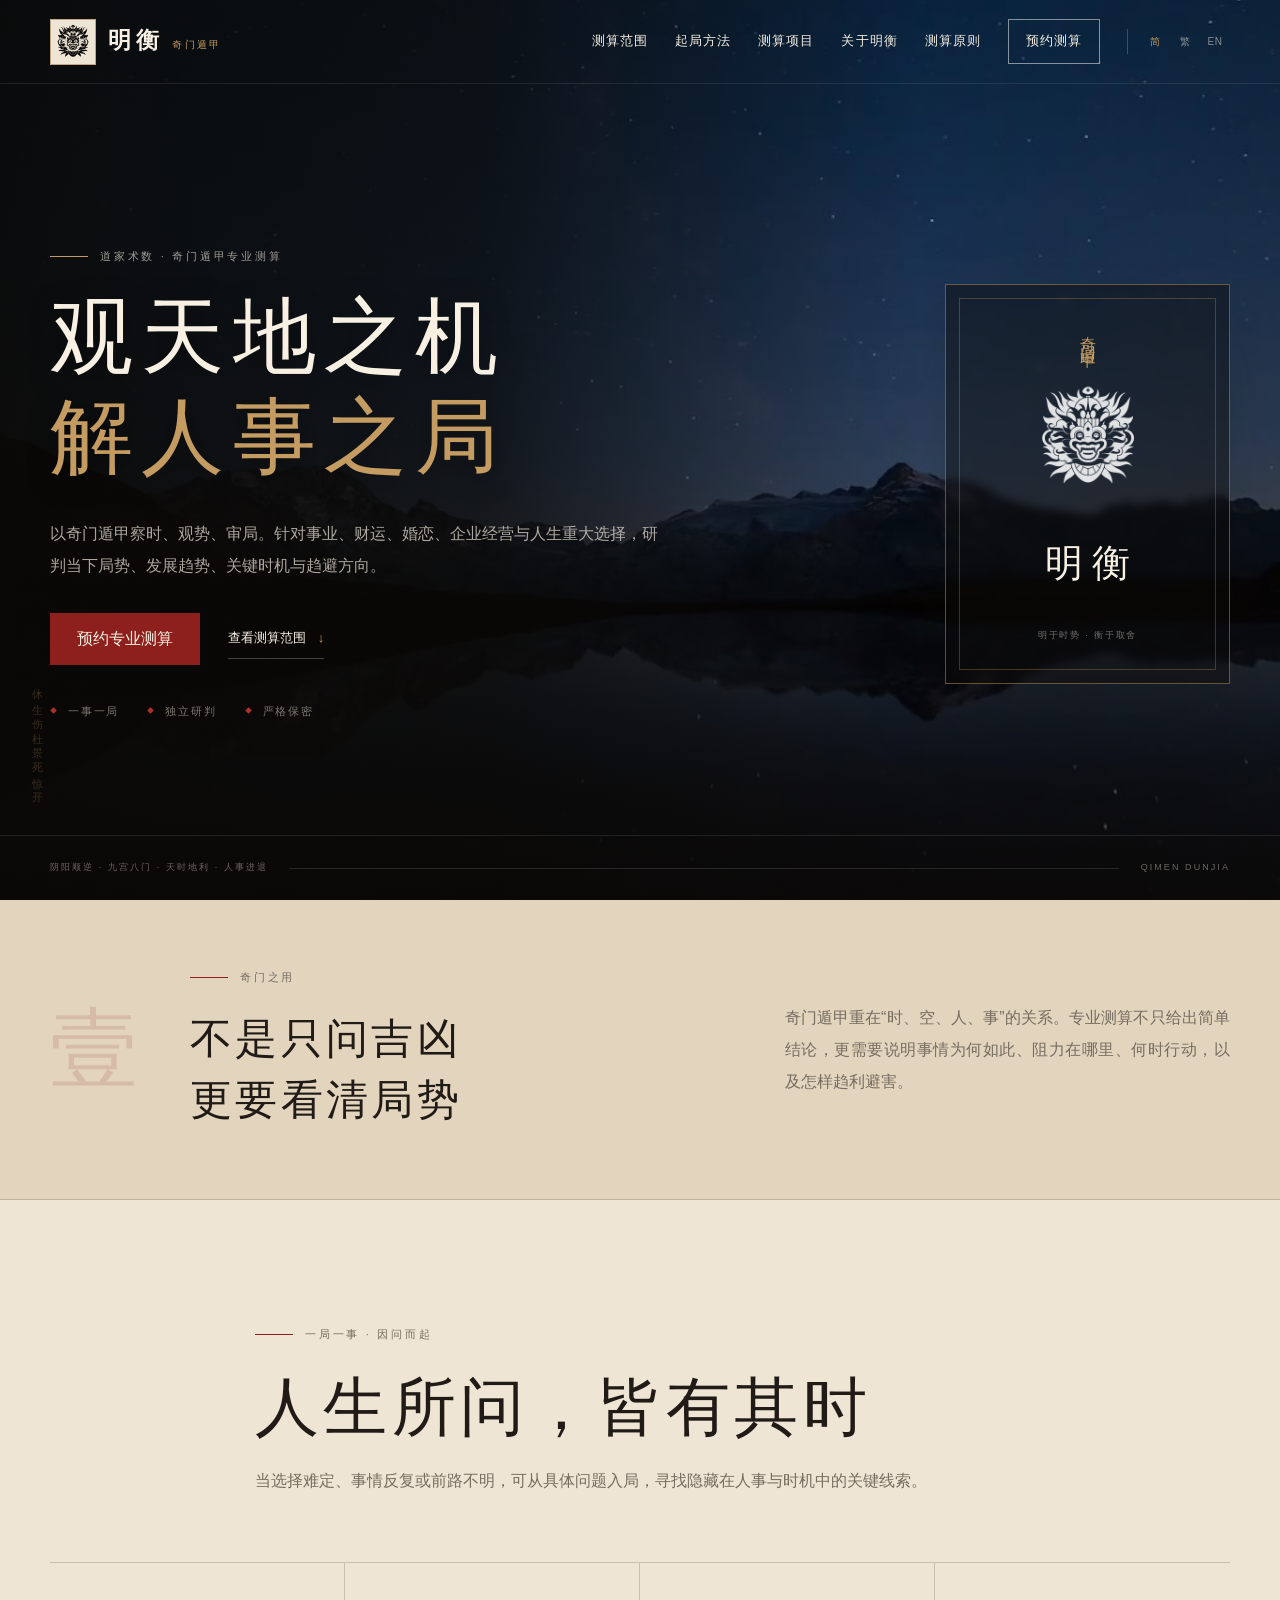
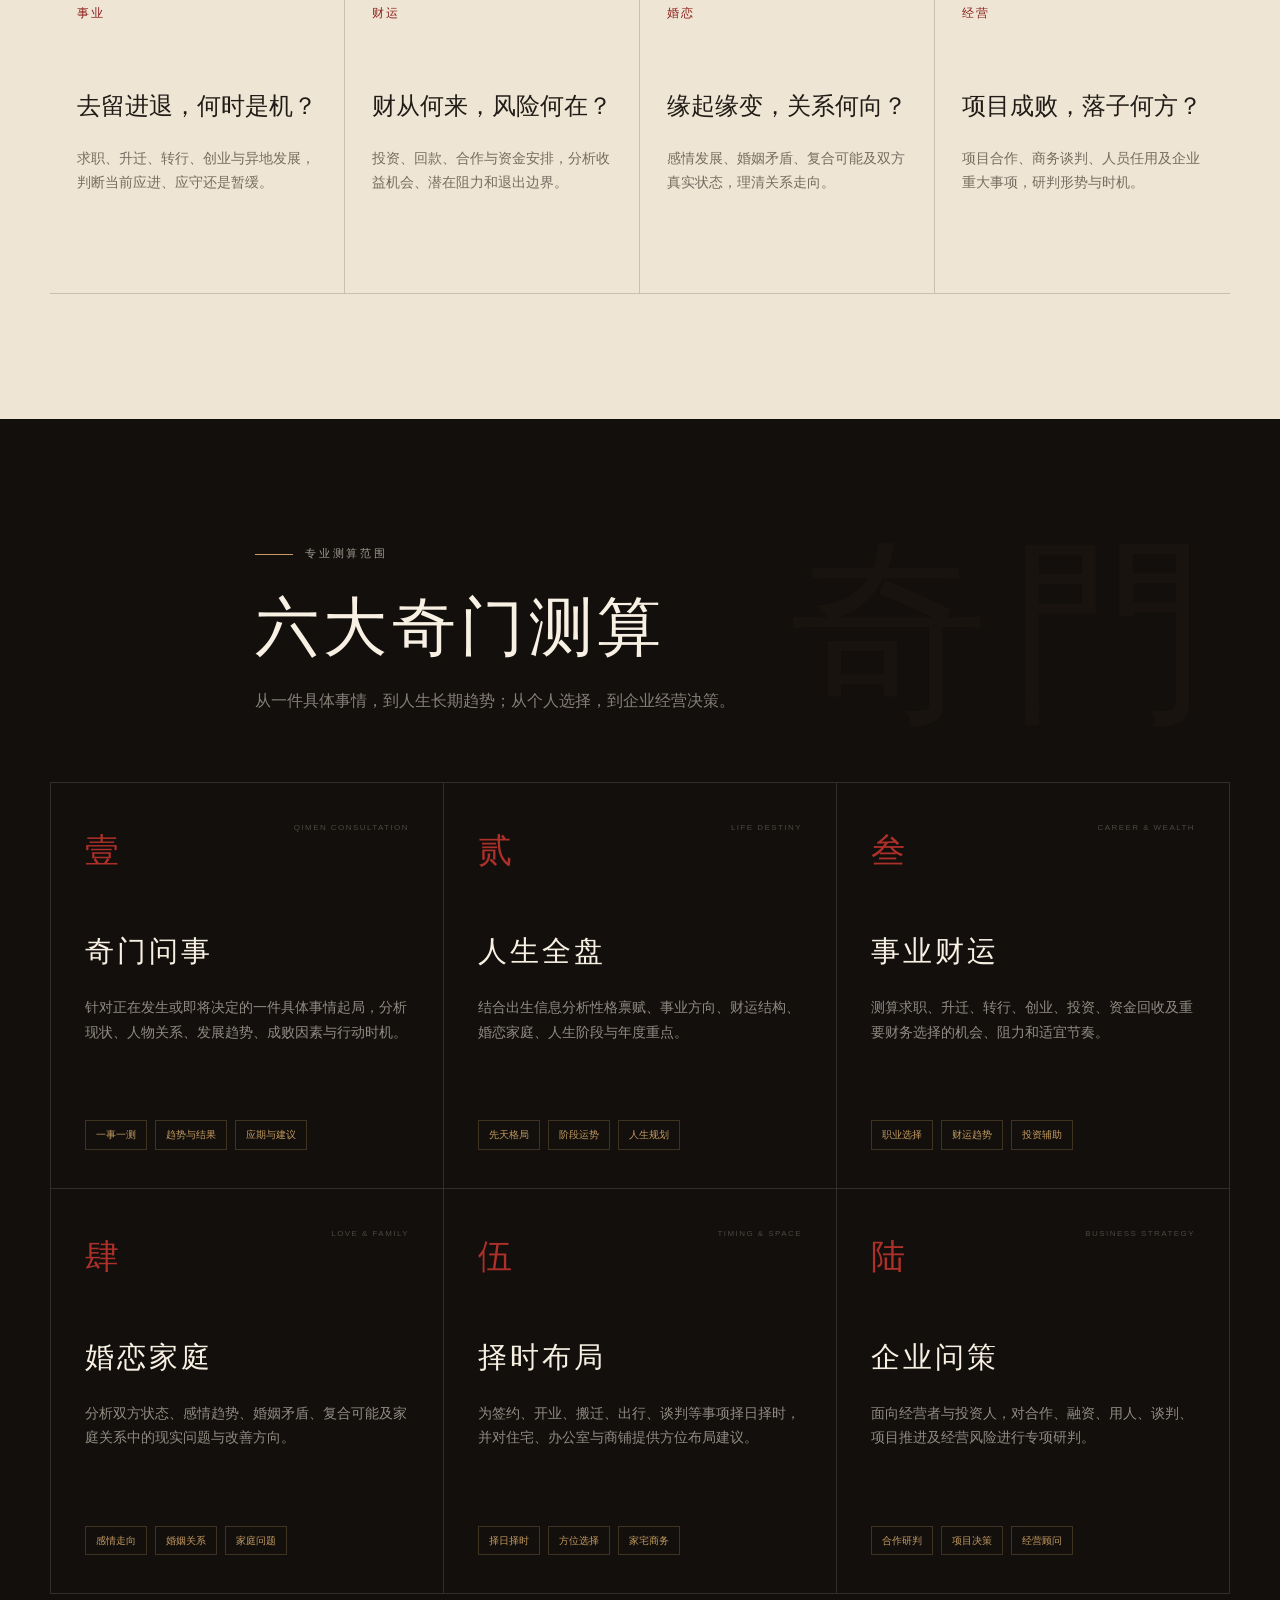
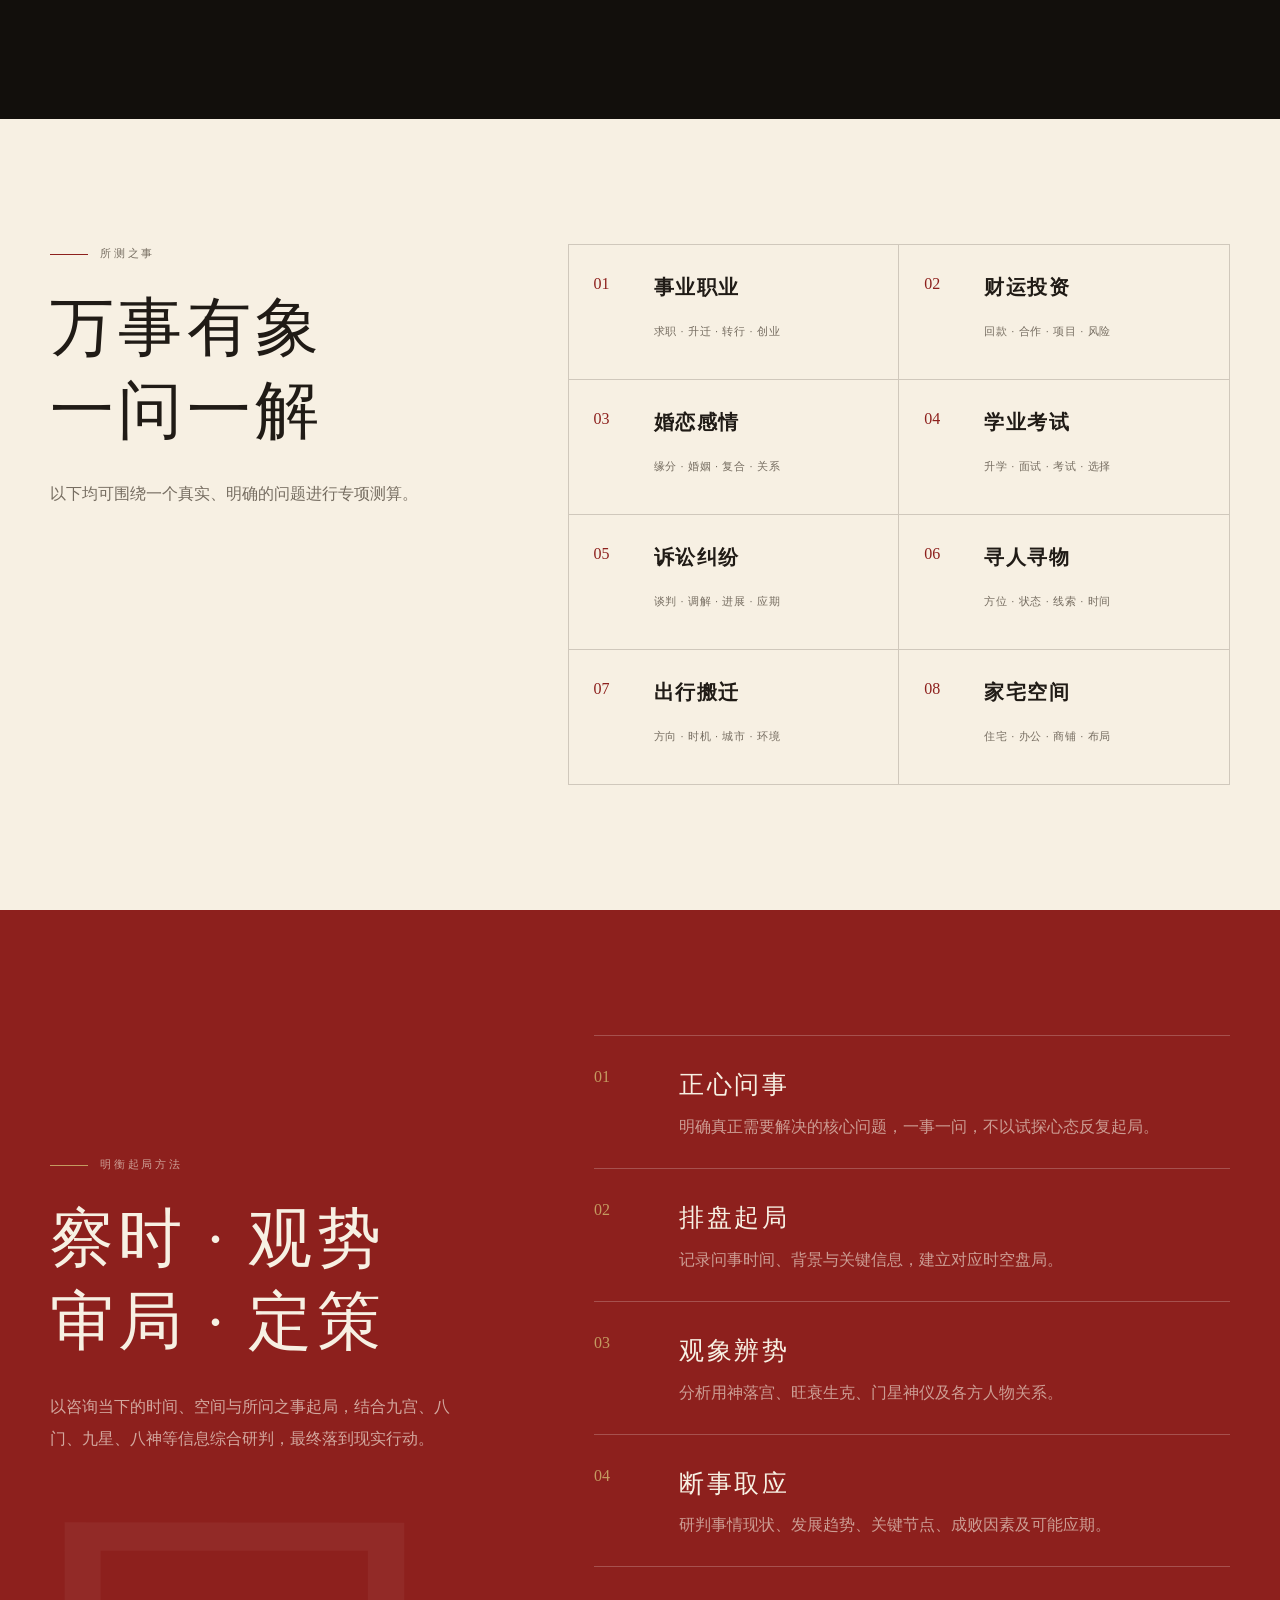
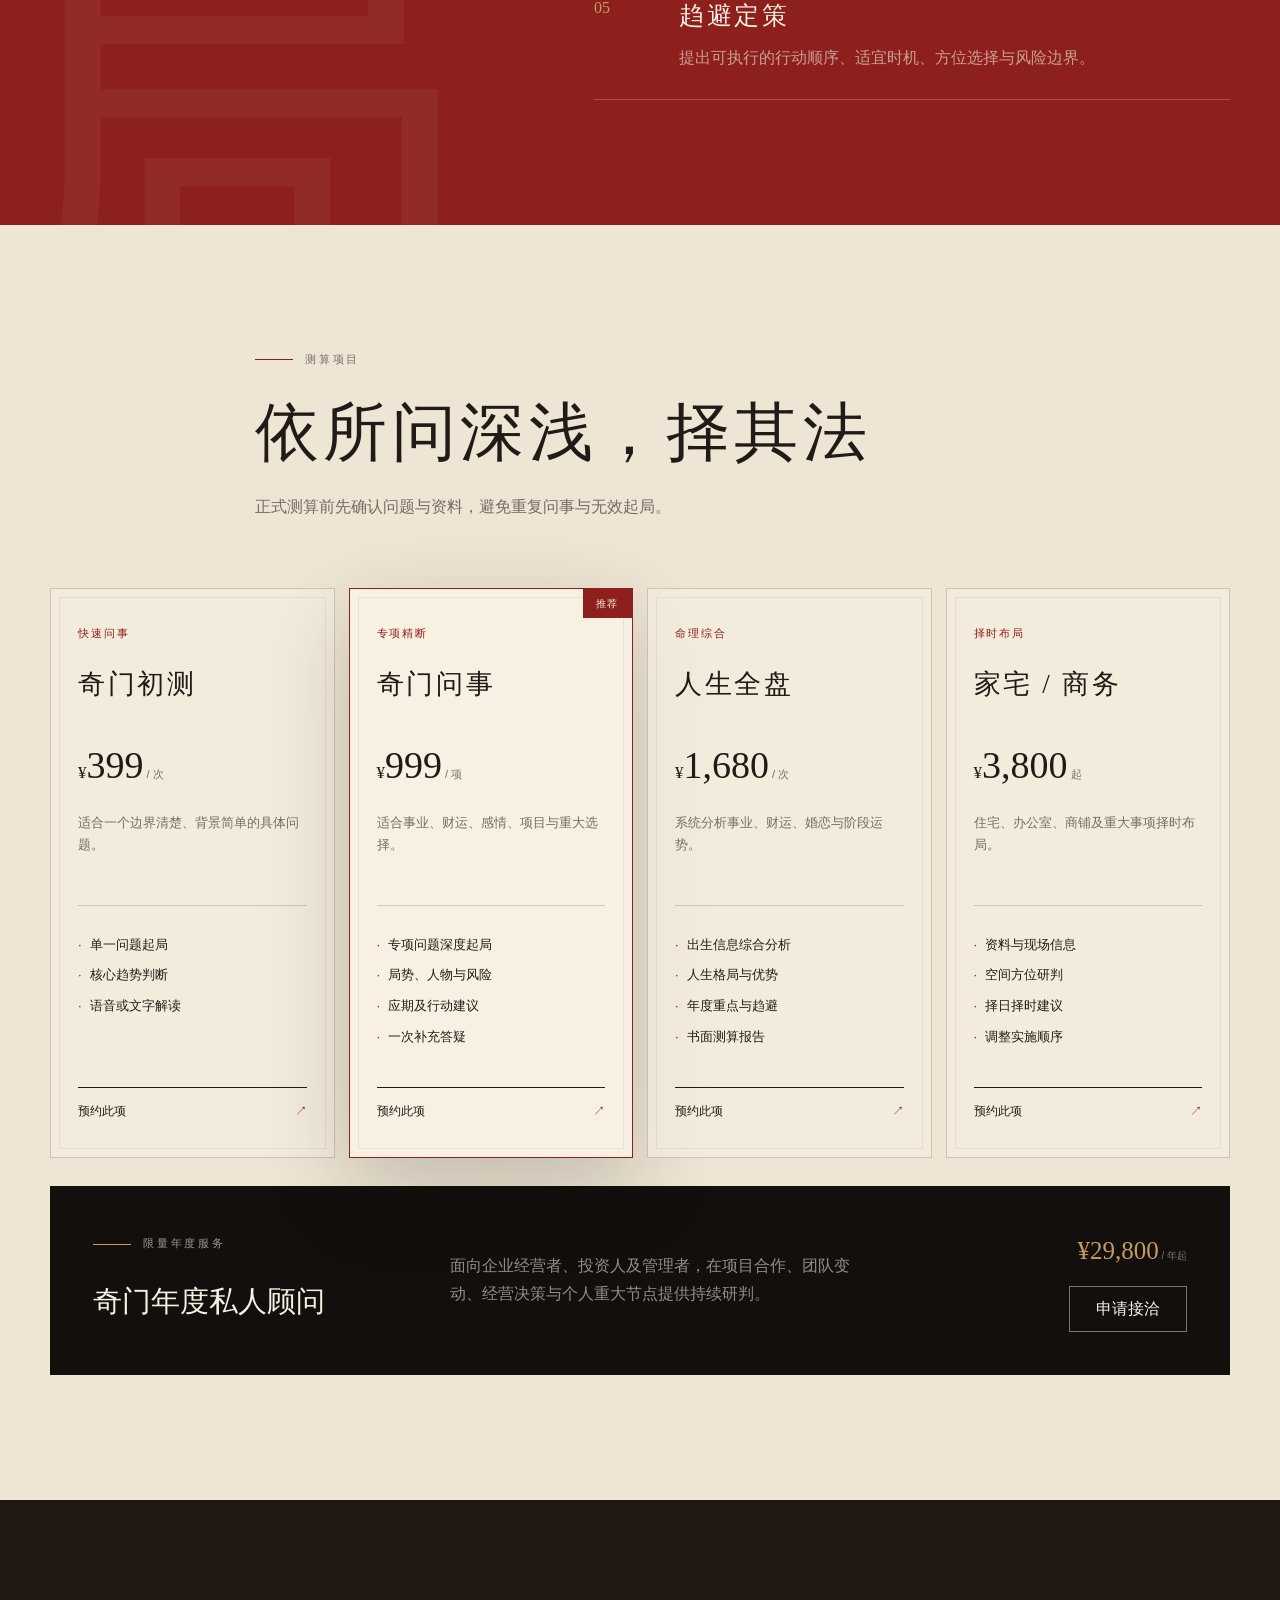
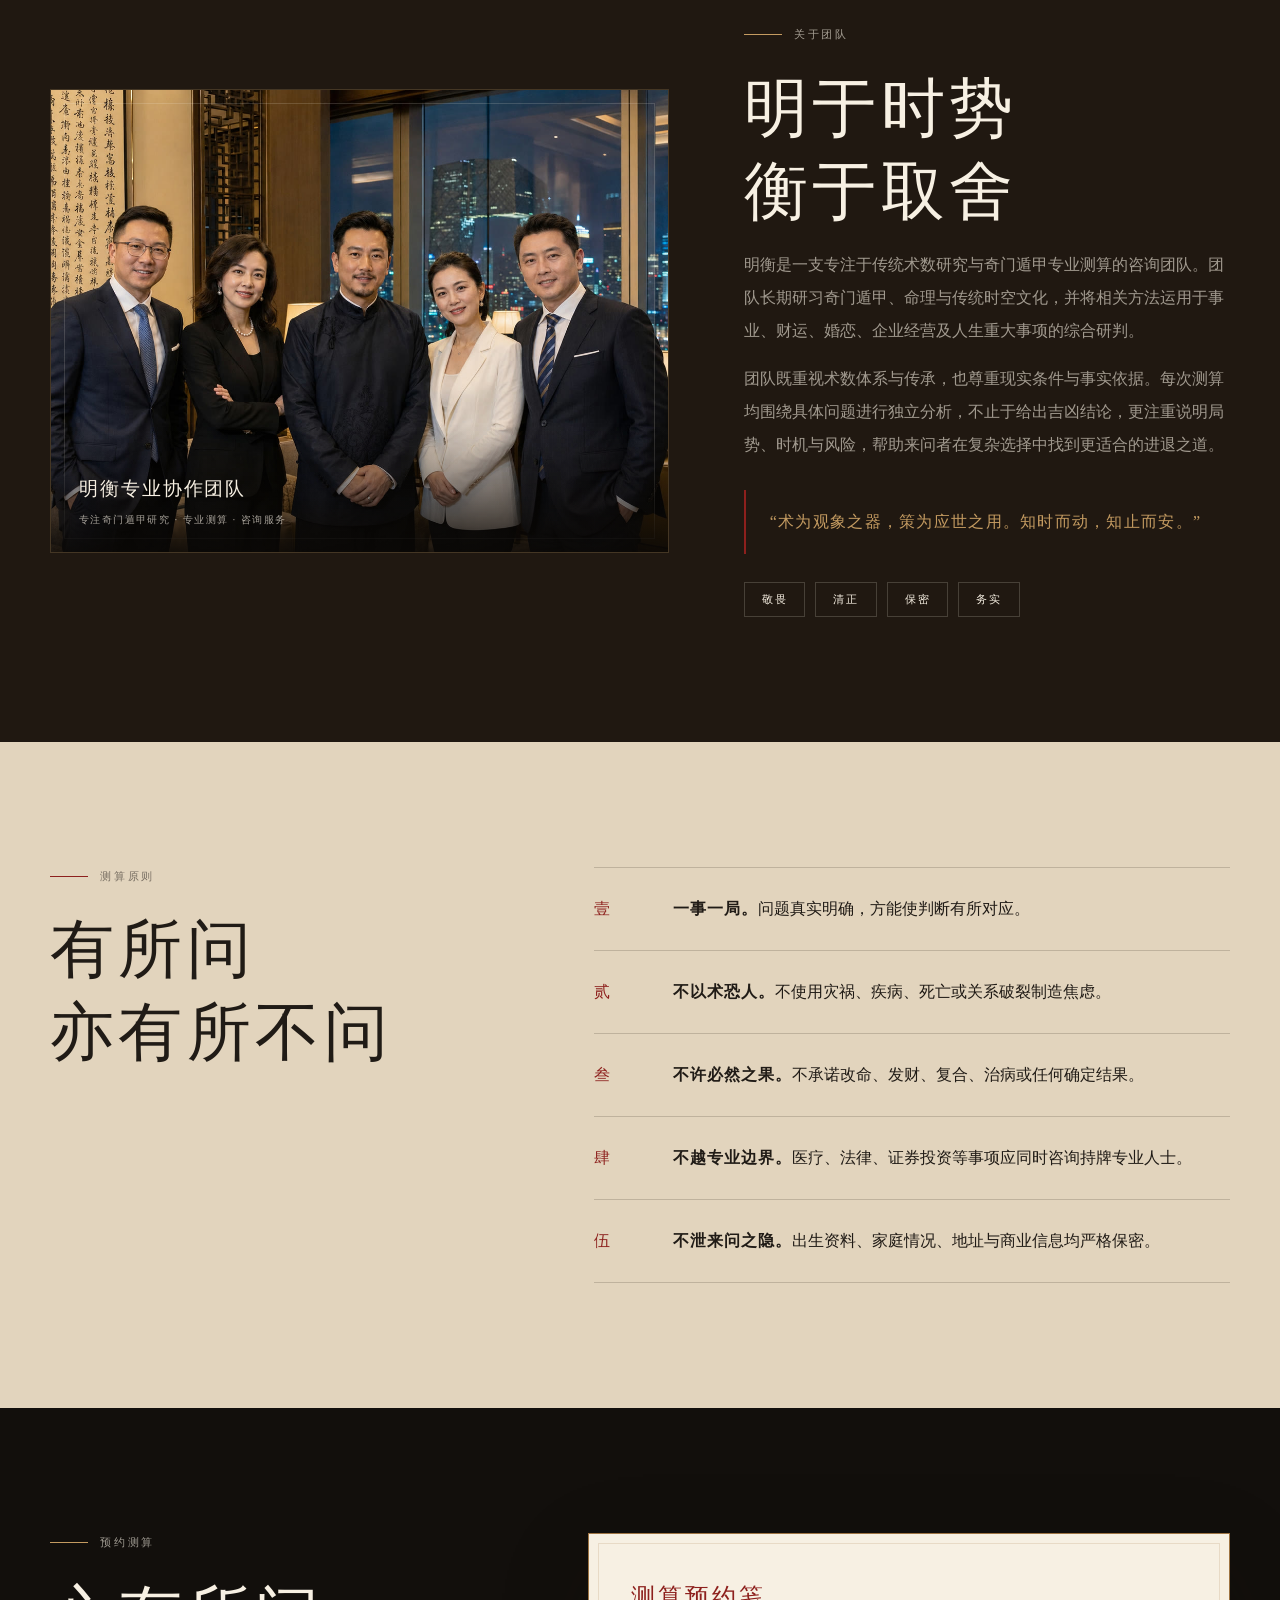
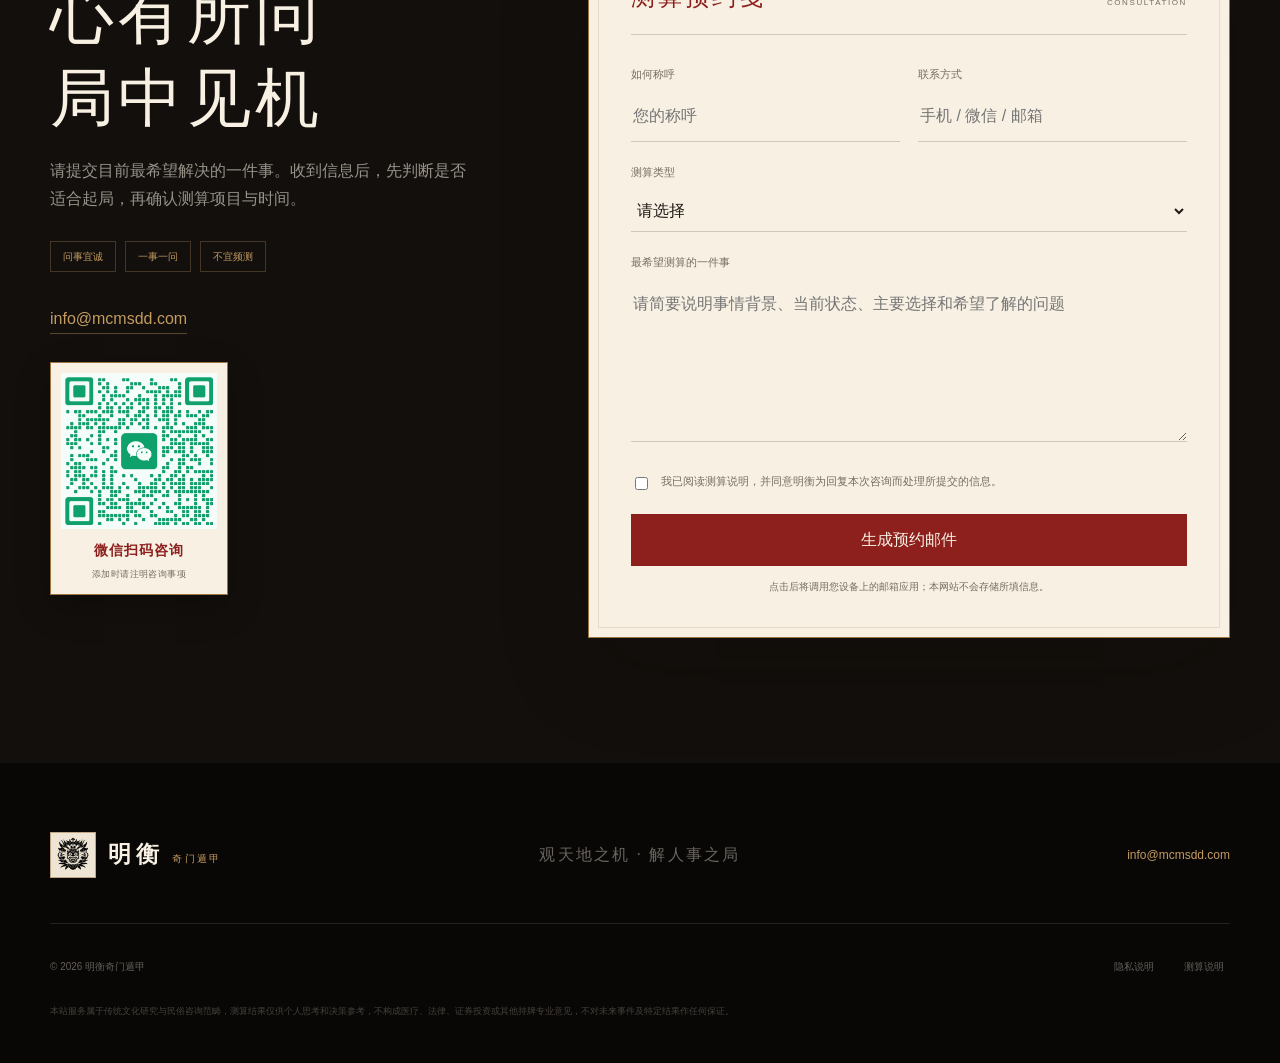
<file: index.html>
<!doctype html>
<html lang="zh-CN">
<head>
  <meta charset="utf-8">
  <meta name="viewport" content="width=device-width, initial-scale=1">
  <meta name="theme-color" content="#120f0c">
  <title>明衡｜奇门遁甲专业算命测算</title>
  <meta name="description" content="明衡专注奇门遁甲专业测算，提供奇门问事、人生全盘、事业财运、婚恋家庭、择时布局与企业问策服务。">
  <meta name="keywords" content="明衡,奇门遁甲,奇门算命,奇门测算,奇门问事,事业财运,婚恋测算,择日择时,企业问策">
  <meta property="og:type" content="website">
  <meta property="og:url" content="https://mcmsdd.com/">
  <meta property="og:title" content="明衡｜奇门遁甲专业算命测算">
  <meta property="og:description" content="明于时势，衡于取舍。观天地之机，解人事之局。">
  <meta property="og:image" content="https://mcmsdd.com/assets/mark-black.png">
  <link rel="canonical" href="https://mcmsdd.com/">
  <link rel="alternate" hreflang="zh-CN" href="https://mcmsdd.com/">
  <link rel="alternate" hreflang="zh-Hant" href="https://mcmsdd.com/zh-hant/">
  <link rel="alternate" hreflang="en" href="https://mcmsdd.com/en/">
  <link rel="alternate" hreflang="x-default" href="https://mcmsdd.com/">
  <link rel="icon" href="assets/mark-black.png" type="image/png">
  <link rel="apple-touch-icon" href="assets/mark-black.png">
  <link rel="stylesheet" href="styles.css?v=20260831-wechat">
  <script type="application/ld+json">
  {"@context":"https://schema.org","@type":"ProfessionalService","name":"明衡奇门遁甲测算","url":"https://mcmsdd.com/","description":"奇门遁甲专业算命与测算服务","email":"info@mcmsdd.com"}
  </script>
</head>
<body>
  <a class="skip-link" href="#main">跳至主要内容</a>
  <header class="site-header" id="top">
    <div class="nav-wrap container">
      <a class="brand" href="#top" aria-label="明衡奇门遁甲首页">
        <span class="brand-mark"><img src="assets/mark-black.png" alt="" width="44" height="44"></span>
        <span class="brand-name"><strong>明衡</strong><small>奇门遁甲</small></span>
      </a>
      <button class="nav-toggle" aria-expanded="false" aria-controls="site-nav" aria-label="打开导航"><span></span><span></span></button>
      <nav id="site-nav" class="site-nav" aria-label="主要导航">
        <a href="#services">测算范围</a><a href="#method">起局方法</a><a href="#plans">测算项目</a><a href="#about">关于明衡</a><a href="#principles">测算原则</a><a class="nav-cta" href="#consult">预约测算</a>
        <div class="lang-switch" aria-label="语言选择"><a class="active" href="/" lang="zh-CN" aria-current="page">简</a><a href="/zh-hant/" lang="zh-Hant">繁</a><a href="/en/" lang="en">EN</a></div>
      </nav>
    </div>
  </header>

  <main id="main">
    <section class="hero">
      <div class="hero-image" aria-hidden="true"><video class="hero-video" autoplay muted loop playsinline preload="auto" poster="assets/mingheng-hero-poster.jpg" tabindex="-1"><source src="assets/mingheng-hero-background.mp4?v=20260831-2" type="video/mp4"></video></div><div class="hero-veil" aria-hidden="true"></div>
      <div class="hero-runes runes-left" aria-hidden="true">休 生 伤 杜 景 死 惊 开</div>
      <div class="container hero-grid">
        <div class="hero-copy reveal">
          <p class="eyebrow light"><span></span>道家术数 · 奇门遁甲专业测算</p>
          <h1><span>观天地之机</span><em>解人事之局</em></h1>
          <p class="hero-intro">以奇门遁甲察时、观势、审局。针对事业、财运、婚恋、企业经营与人生重大选择，研判当下局势、发展趋势、关键时机与趋避方向。</p>
          <div class="hero-actions"><a class="button button-red" href="#consult">预约专业测算</a><a class="text-link light-link" href="#services">查看测算范围 <span>↓</span></a></div>
          <ul class="hero-notes" aria-label="服务特点"><li>一事一局</li><li>独立研判</li><li>严格保密</li></ul>
        </div>
        <div class="hero-seal reveal delay-1" aria-hidden="true">
          <div class="seal-frame"><span class="seal-top">奇门遁甲</span><img src="assets/mark-black.png" alt=""><strong>明衡</strong><span class="seal-bottom">明于时势 · 衡于取舍</span></div>
        </div>
      </div>
      <div class="hero-bottom"><div class="container"><span>阴阳顺逆 · 九宫八门 · 天时地利 · 人事进退</span><i></i><span>QIMEN DUNJIA</span></div></div>
    </section>

    <section class="intro-band">
      <div class="container intro-grid">
        <p class="intro-number">壹</p>
        <div><p class="eyebrow"><span></span>奇门之用</p><h2>不是只问吉凶<br>更要看清局势</h2></div>
        <p>奇门遁甲重在“时、空、人、事”的关系。专业测算不只给出简单结论，更需要说明事情为何如此、阻力在哪里、何时行动，以及怎样趋利避害。</p>
      </div>
    </section>

    <section class="section questions">
      <div class="container question-heading reveal"><p class="eyebrow"><span></span>一局一事 · 因问而起</p><h2>人生所问，皆有其时</h2><p>当选择难定、事情反复或前路不明，可从具体问题入局，寻找隐藏在人事与时机中的关键线索。</p></div>
      <div class="container question-grid">
        <article class="question-card reveal"><span>事业</span><h3>去留进退，何时是机？</h3><p>求职、升迁、转行、创业与异地发展，判断当前应进、应守还是暂缓。</p></article>
        <article class="question-card reveal delay-1"><span>财运</span><h3>财从何来，风险何在？</h3><p>投资、回款、合作与资金安排，分析收益机会、潜在阻力和退出边界。</p></article>
        <article class="question-card reveal delay-2"><span>婚恋</span><h3>缘起缘变，关系何向？</h3><p>感情发展、婚姻矛盾、复合可能及双方真实状态，理清关系走向。</p></article>
        <article class="question-card reveal delay-3"><span>经营</span><h3>项目成败，落子何方？</h3><p>项目合作、商务谈判、人员任用及企业重大事项，研判形势与时机。</p></article>
      </div>
    </section>

    <section class="section services" id="services">
      <div class="container section-heading reveal"><p class="eyebrow light"><span></span>专业测算范围</p><h2>六大奇门测算</h2><p>从一件具体事情，到人生长期趋势；从个人选择，到企业经营决策。</p></div>
      <div class="container service-grid">
        <article class="service-card reveal"><div class="service-head"><span>壹</span><small>QIMEN CONSULTATION</small></div><h3>奇门问事</h3><p>针对正在发生或即将决定的一件具体事情起局，分析现状、人物关系、发展趋势、成败因素与行动时机。</p><ul><li>一事一测</li><li>趋势与结果</li><li>应期与建议</li></ul></article>
        <article class="service-card reveal delay-1"><div class="service-head"><span>贰</span><small>LIFE DESTINY</small></div><h3>人生全盘</h3><p>结合出生信息分析性格禀赋、事业方向、财运结构、婚恋家庭、人生阶段与年度重点。</p><ul><li>先天格局</li><li>阶段运势</li><li>人生规划</li></ul></article>
        <article class="service-card reveal delay-2"><div class="service-head"><span>叁</span><small>CAREER &amp; WEALTH</small></div><h3>事业财运</h3><p>测算求职、升迁、转行、创业、投资、资金回收及重要财务选择的机会、阻力和适宜节奏。</p><ul><li>职业选择</li><li>财运趋势</li><li>投资辅助</li></ul></article>
        <article class="service-card reveal"><div class="service-head"><span>肆</span><small>LOVE &amp; FAMILY</small></div><h3>婚恋家庭</h3><p>分析双方状态、感情趋势、婚姻矛盾、复合可能及家庭关系中的现实问题与改善方向。</p><ul><li>感情走向</li><li>婚姻关系</li><li>家庭问题</li></ul></article>
        <article class="service-card reveal delay-1"><div class="service-head"><span>伍</span><small>TIMING &amp; SPACE</small></div><h3>择时布局</h3><p>为签约、开业、搬迁、出行、谈判等事项择日择时，并对住宅、办公室与商铺提供方位布局建议。</p><ul><li>择日择时</li><li>方位选择</li><li>家宅商务</li></ul></article>
        <article class="service-card reveal delay-2"><div class="service-head"><span>陆</span><small>BUSINESS STRATEGY</small></div><h3>企业问策</h3><p>面向经营者与投资人，对合作、融资、用人、谈判、项目推进及经营风险进行专项研判。</p><ul><li>合作研判</li><li>项目决策</li><li>经营顾问</li></ul></article>
      </div>
    </section>

    <section class="section scope">
      <div class="container scope-grid">
        <div class="scope-title reveal"><p class="eyebrow"><span></span>所测之事</p><h2>万事有象<br>一问一解</h2><p>以下均可围绕一个真实、明确的问题进行专项测算。</p></div>
        <div class="scope-list reveal delay-1">
          <div><span>01</span><strong>事业职业</strong><small>求职 · 升迁 · 转行 · 创业</small></div><div><span>02</span><strong>财运投资</strong><small>回款 · 合作 · 项目 · 风险</small></div><div><span>03</span><strong>婚恋感情</strong><small>缘分 · 婚姻 · 复合 · 关系</small></div><div><span>04</span><strong>学业考试</strong><small>升学 · 面试 · 考试 · 选择</small></div><div><span>05</span><strong>诉讼纠纷</strong><small>谈判 · 调解 · 进展 · 应期</small></div><div><span>06</span><strong>寻人寻物</strong><small>方位 · 状态 · 线索 · 时间</small></div><div><span>07</span><strong>出行搬迁</strong><small>方向 · 时机 · 城市 · 环境</small></div><div><span>08</span><strong>家宅空间</strong><small>住宅 · 办公 · 商铺 · 布局</small></div>
        </div>
      </div>
    </section>

    <section class="section method" id="method">
      <div class="method-symbol" aria-hidden="true">局</div>
      <div class="container method-grid">
        <div class="method-copy reveal"><p class="eyebrow light"><span></span>明衡起局方法</p><h2>察时 · 观势<br>审局 · 定策</h2><p>以咨询当下的时间、空间与所问之事起局，结合九宫、八门、九星、八神等信息综合研判，最终落到现实行动。</p></div>
        <ol class="steps">
          <li class="reveal"><span>01</span><div><h3>正心问事</h3><p>明确真正需要解决的核心问题，一事一问，不以试探心态反复起局。</p></div></li><li class="reveal"><span>02</span><div><h3>排盘起局</h3><p>记录问事时间、背景与关键信息，建立对应时空盘局。</p></div></li><li class="reveal"><span>03</span><div><h3>观象辨势</h3><p>分析用神落宫、旺衰生克、门星神仪及各方人物关系。</p></div></li><li class="reveal"><span>04</span><div><h3>断事取应</h3><p>研判事情现状、发展趋势、关键节点、成败因素及可能应期。</p></div></li><li class="reveal"><span>05</span><div><h3>趋避定策</h3><p>提出可执行的行动顺序、适宜时机、方位选择与风险边界。</p></div></li>
        </ol>
      </div>
    </section>

    <section class="section plans" id="plans">
      <div class="container section-heading reveal"><p class="eyebrow"><span></span>测算项目</p><h2>依所问深浅，择其法</h2><p>正式测算前先确认问题与资料，避免重复问事与无效起局。</p></div>
      <div class="container plan-grid">
        <article class="plan-card reveal"><p class="plan-type">快速问事</p><h3>奇门初测</h3><p class="price"><small>¥</small>399<span> / 次</span></p><p class="plan-desc">适合一个边界清楚、背景简单的具体问题。</p><ul><li>单一问题起局</li><li>核心趋势判断</li><li>语音或文字解读</li></ul><a href="#consult">预约此项</a></article>
        <article class="plan-card featured reveal delay-1"><div class="recommended">推荐</div><p class="plan-type">专项精断</p><h3>奇门问事</h3><p class="price"><small>¥</small>999<span> / 项</span></p><p class="plan-desc">适合事业、财运、感情、项目与重大选择。</p><ul><li>专项问题深度起局</li><li>局势、人物与风险</li><li>应期及行动建议</li><li>一次补充答疑</li></ul><a href="#consult">预约此项</a></article>
        <article class="plan-card reveal delay-2"><p class="plan-type">命理综合</p><h3>人生全盘</h3><p class="price"><small>¥</small>1,680<span> / 次</span></p><p class="plan-desc">系统分析事业、财运、婚恋与阶段运势。</p><ul><li>出生信息综合分析</li><li>人生格局与优势</li><li>年度重点与趋避</li><li>书面测算报告</li></ul><a href="#consult">预约此项</a></article>
        <article class="plan-card reveal delay-3"><p class="plan-type">择时布局</p><h3>家宅 / 商务</h3><p class="price"><small>¥</small>3,800<span> 起</span></p><p class="plan-desc">住宅、办公室、商铺及重大事项择时布局。</p><ul><li>资料与现场信息</li><li>空间方位研判</li><li>择日择时建议</li><li>调整实施顺序</li></ul><a href="#consult">预约此项</a></article>
      </div>
      <div class="container advisor-card reveal"><div><p class="eyebrow light"><span></span>限量年度服务</p><h3>奇门年度私人顾问</h3></div><p>面向企业经营者、投资人及管理者，在项目合作、团队变动、经营决策与个人重大节点提供持续研判。</p><div class="advisor-meta"><strong>¥29,800<small> / 年起</small></strong><a class="button button-outline" href="#consult">申请接洽</a></div></div>
    </section>

    <section class="section about" id="about">
      <div class="container about-grid">
        <figure class="about-photo reveal"><img src="assets/mingheng-team.jpg" alt="明衡专业协作团队合影" width="1200" height="900" loading="lazy" decoding="async"><figcaption><strong>明衡专业协作团队</strong><span>专注奇门遁甲研究 · 专业测算 · 咨询服务</span></figcaption></figure>
        <div class="about-copy reveal delay-1"><p class="eyebrow light"><span></span>关于团队</p><h2>明于时势<br>衡于取舍</h2><p>明衡是一支专注于传统术数研究与奇门遁甲专业测算的咨询团队。团队长期研习奇门遁甲、命理与传统时空文化，并将相关方法运用于事业、财运、婚恋、企业经营及人生重大事项的综合研判。</p><p>团队既重视术数体系与传承，也尊重现实条件与事实依据。每次测算均围绕具体问题进行独立分析，不止于给出吉凶结论，更注重说明局势、时机与风险，帮助来问者在复杂选择中找到更适合的进退之道。</p><blockquote>“术为观象之器，策为应世之用。知时而动，知止而安。”</blockquote><div class="about-values"><span>敬畏</span><span>清正</span><span>保密</span><span>务实</span></div></div>
      </div>
    </section>

    <section class="section principles" id="principles">
      <div class="container principles-grid">
        <div class="principles-title reveal"><p class="eyebrow"><span></span>测算原则</p><h2>有所问<br>亦有所不问</h2></div>
        <div class="principle-list"><div class="reveal"><span>壹</span><p><strong>一事一局。</strong>问题真实明确，方能使判断有所对应。</p></div><div class="reveal"><span>贰</span><p><strong>不以术恐人。</strong>不使用灾祸、疾病、死亡或关系破裂制造焦虑。</p></div><div class="reveal"><span>叁</span><p><strong>不许必然之果。</strong>不承诺改命、发财、复合、治病或任何确定结果。</p></div><div class="reveal"><span>肆</span><p><strong>不越专业边界。</strong>医疗、法律、证券投资等事项应同时咨询持牌专业人士。</p></div><div class="reveal"><span>伍</span><p><strong>不泄来问之隐。</strong>出生资料、家庭情况、地址与商业信息均严格保密。</p></div></div>
      </div>
    </section>

    <section class="section consult" id="consult">
      <div class="container consult-grid">
        <div class="consult-copy reveal"><p class="eyebrow light"><span></span>预约测算</p><h2>心有所问<br>局中见机</h2><p>请提交目前最希望解决的一件事。收到信息后，先判断是否适合起局，再确认测算项目与时间。</p><div class="consult-rule"><span>问事宜诚</span><span>一事一问</span><span>不宜频测</span></div><a href="mailto:info@mcmsdd.com">info@mcmsdd.com</a><figure class="wechat-contact"><a href="assets/wechat-qr.png" target="_blank" rel="noopener" aria-label="打开明衡微信咨询二维码"><img src="assets/wechat-qr.png" alt="明衡微信咨询二维码" width="570" height="570" loading="lazy" decoding="async"></a><figcaption><strong>微信扫码咨询</strong><span>添加时请注明咨询事项</span></figcaption></figure></div>
        <form class="consult-form reveal delay-1" id="consult-form">
          <div class="form-title"><span>测算预约笺</span><small>CONSULTATION</small></div>
          <div class="field-row"><label><span>如何称呼</span><input name="name" autocomplete="name" required placeholder="您的称呼"></label><label><span>联系方式</span><input name="contact" autocomplete="tel" required placeholder="手机 / 微信 / 邮箱"></label></div>
          <label><span>测算类型</span><select name="type" required><option value="">请选择</option><option>奇门初测</option><option>奇门问事</option><option>人生全盘</option><option>事业财运</option><option>婚恋家庭</option><option>择时布局</option><option>企业问策</option><option>年度私人顾问</option></select></label>
          <label><span>最希望测算的一件事</span><textarea name="question" rows="5" required maxlength="500" placeholder="请简要说明事情背景、当前状态、主要选择和希望了解的问题"></textarea></label>
          <label class="consent"><input type="checkbox" required><span>我已阅读测算说明，并同意明衡为回复本次咨询而处理所提交的信息。</span></label>
          <button class="button button-red" type="submit">生成预约邮件</button><p class="form-note" id="form-note">点击后将调用您设备上的邮箱应用；本网站不会存储所填信息。</p>
        </form>
      </div>
    </section>
  </main>

  <footer class="site-footer">
    <div class="container footer-top"><a class="brand footer-brand" href="#top"><span class="brand-mark"><img src="assets/mark-black.png" alt="" width="48" height="48"></span><span class="brand-name"><strong>明衡</strong><small>奇门遁甲</small></span></a><p>观天地之机 · 解人事之局</p><a href="mailto:info@mcmsdd.com">info@mcmsdd.com</a></div>
    <div class="container footer-bottom"><p>© <span id="year"></span> 明衡奇门遁甲</p><div><button data-modal="privacy">隐私说明</button><button data-modal="terms">测算说明</button></div></div>
    <p class="container disclaimer">本站服务属于传统文化研究与民俗咨询范畴，测算结果仅供个人思考和决策参考，不构成医疗、法律、证券投资或其他持牌专业意见，不对未来事件及特定结果作任何保证。</p>
  </footer>
  <dialog id="info-dialog"><button class="dialog-close" aria-label="关闭">×</button><div id="dialog-content"></div></dialog>
  <script src="app.js?v=20260902-video-85"></script>
</body>
</html>
</file>
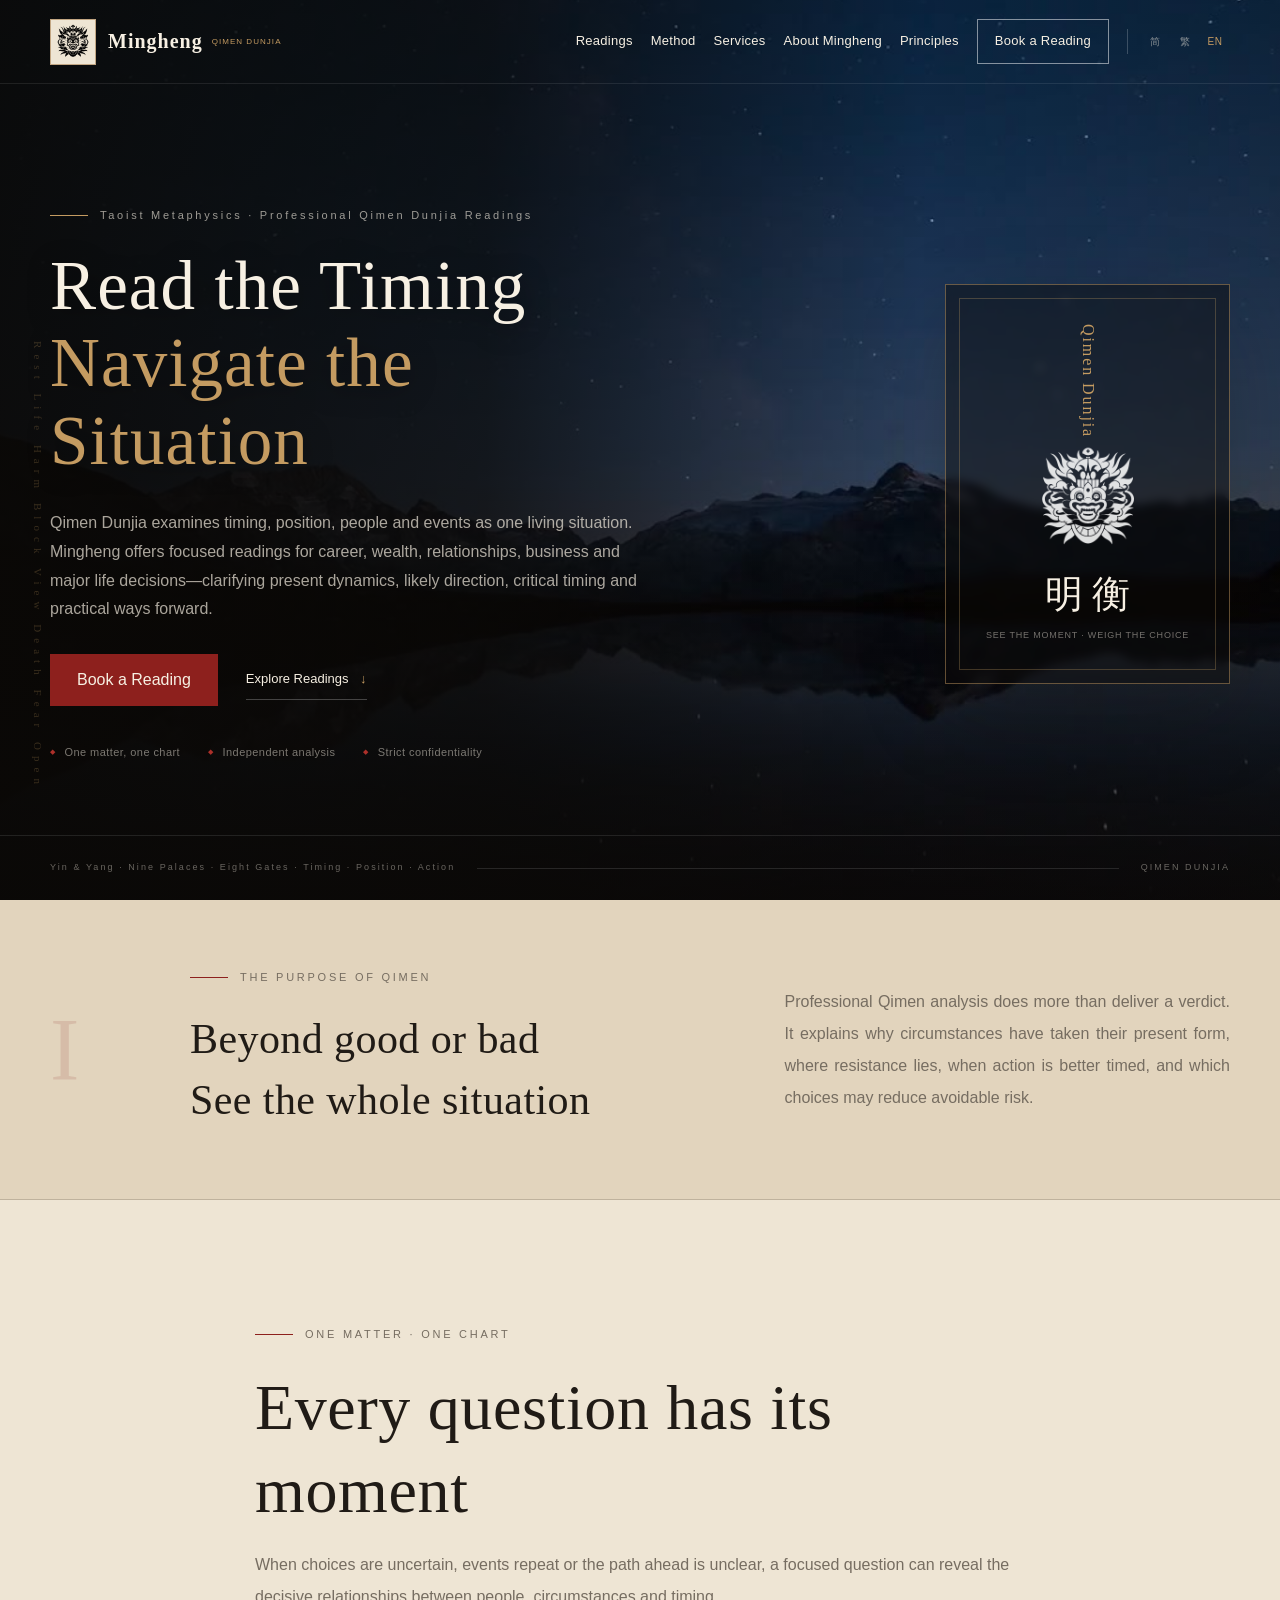
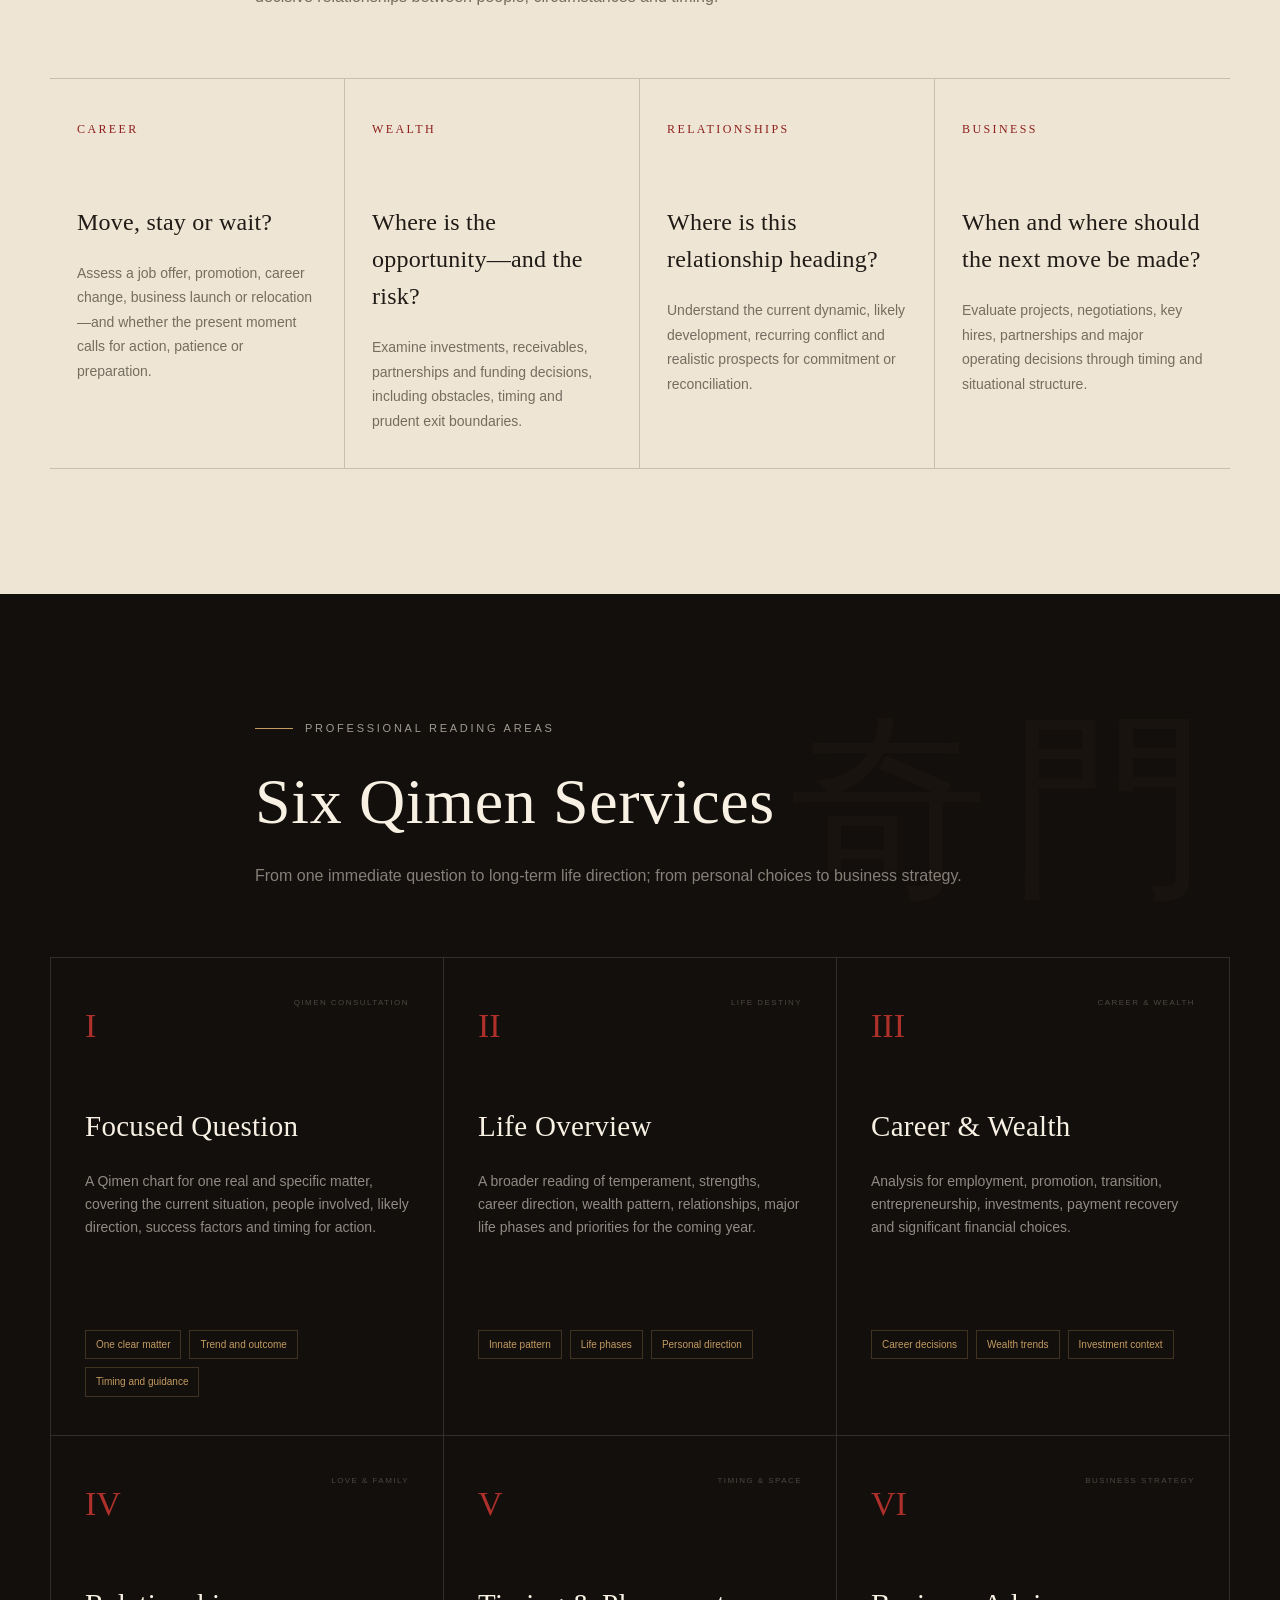
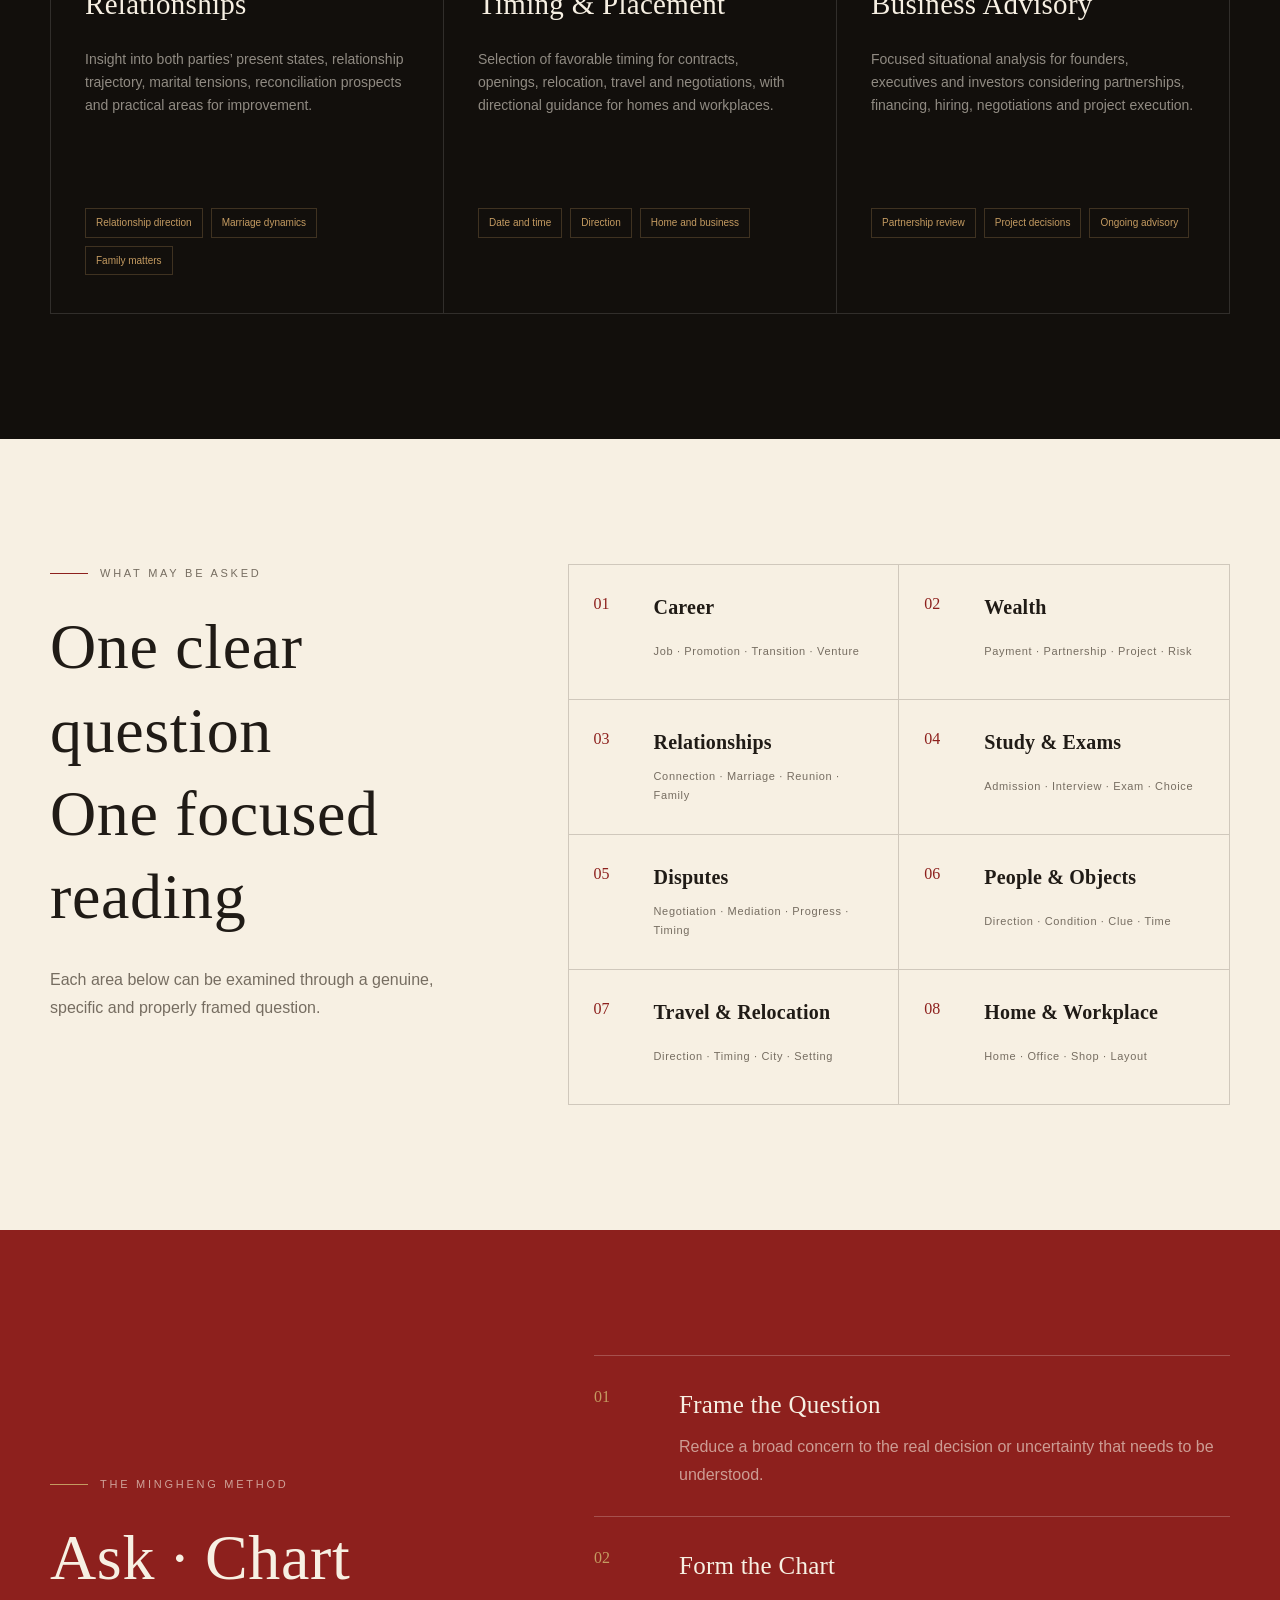
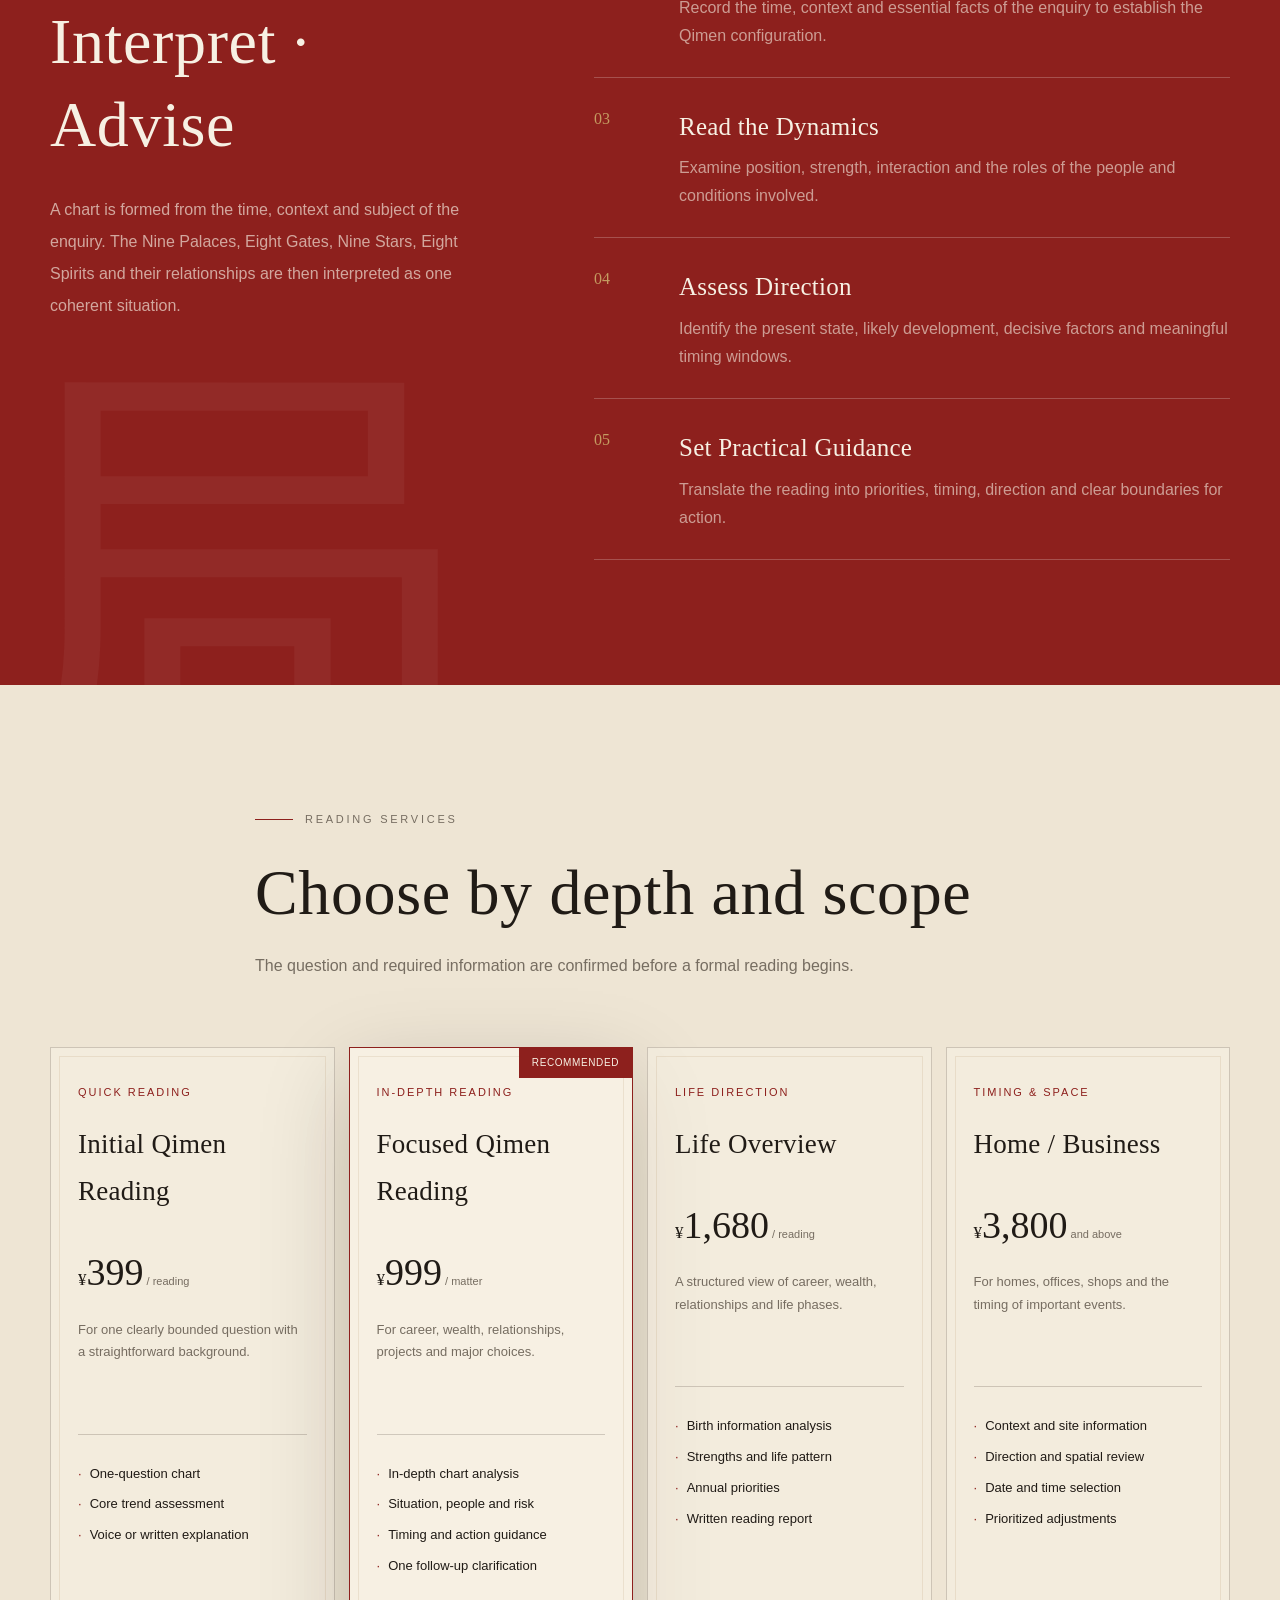
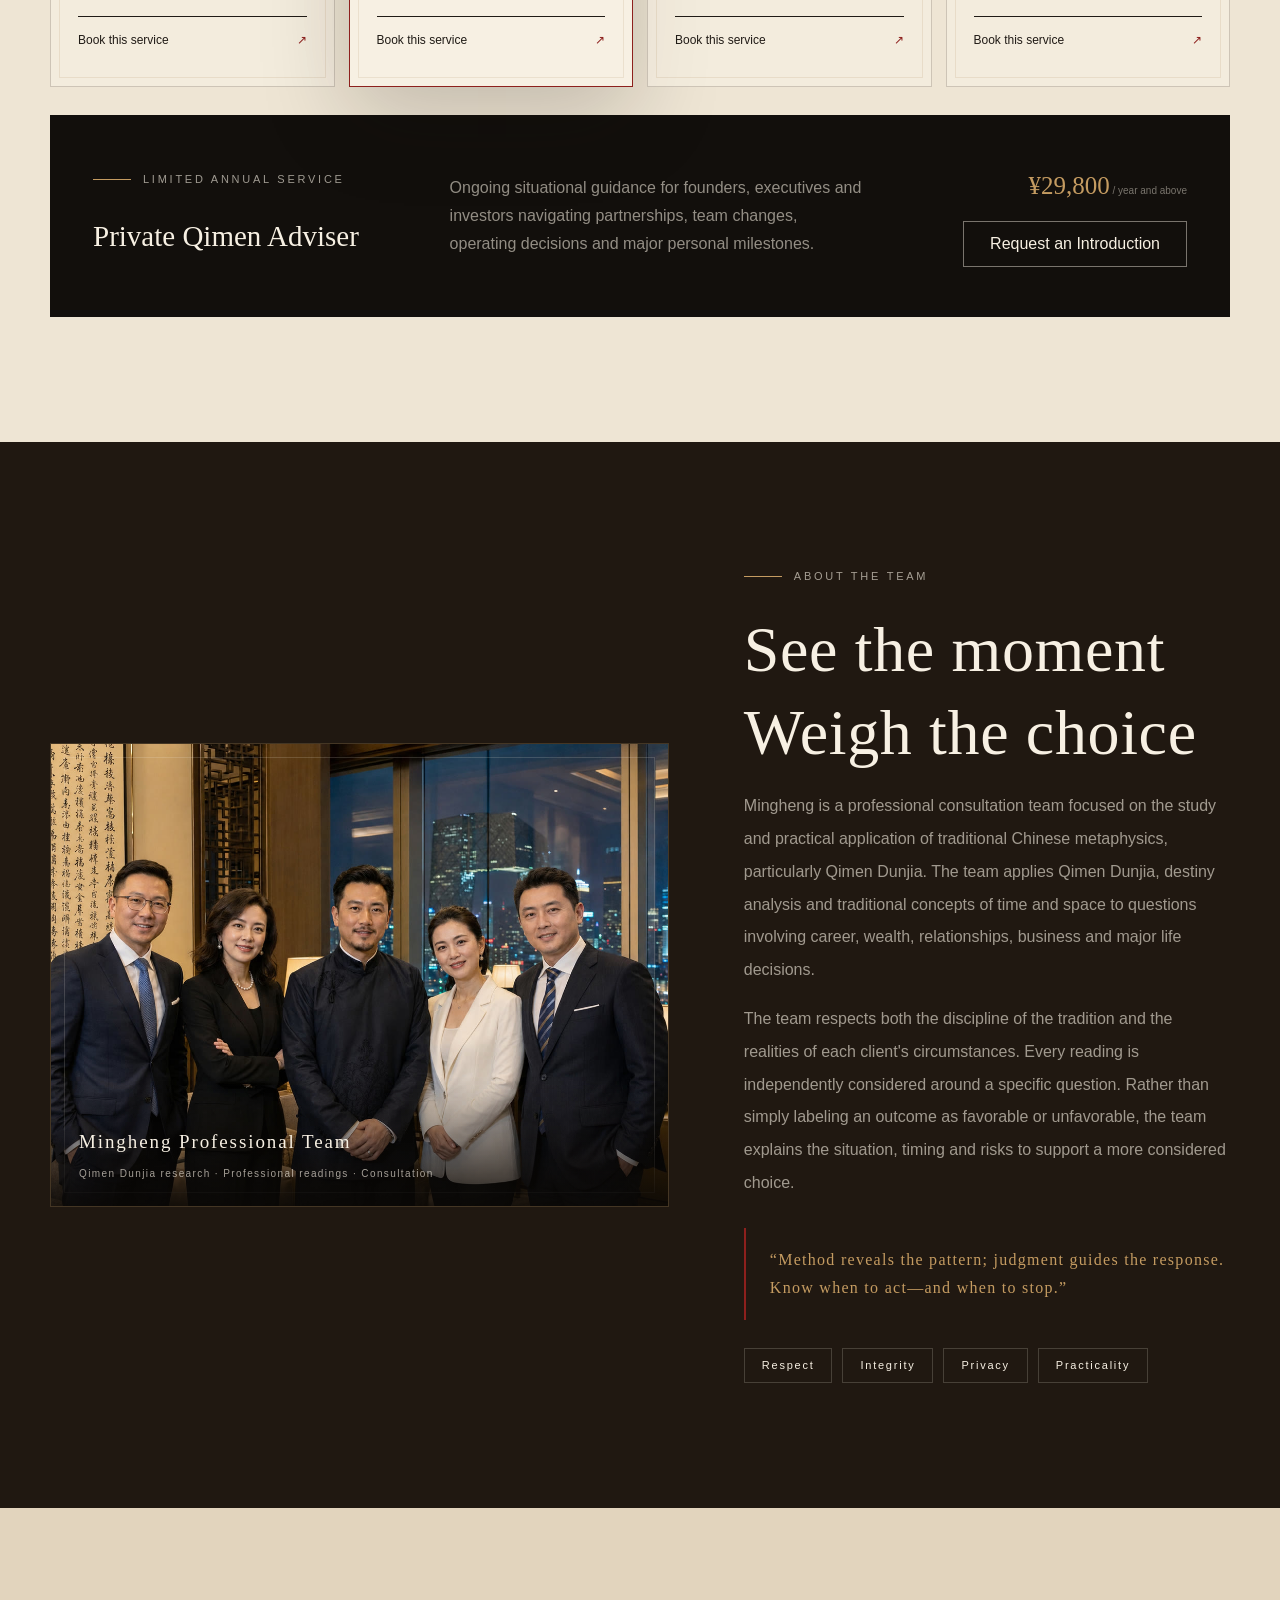
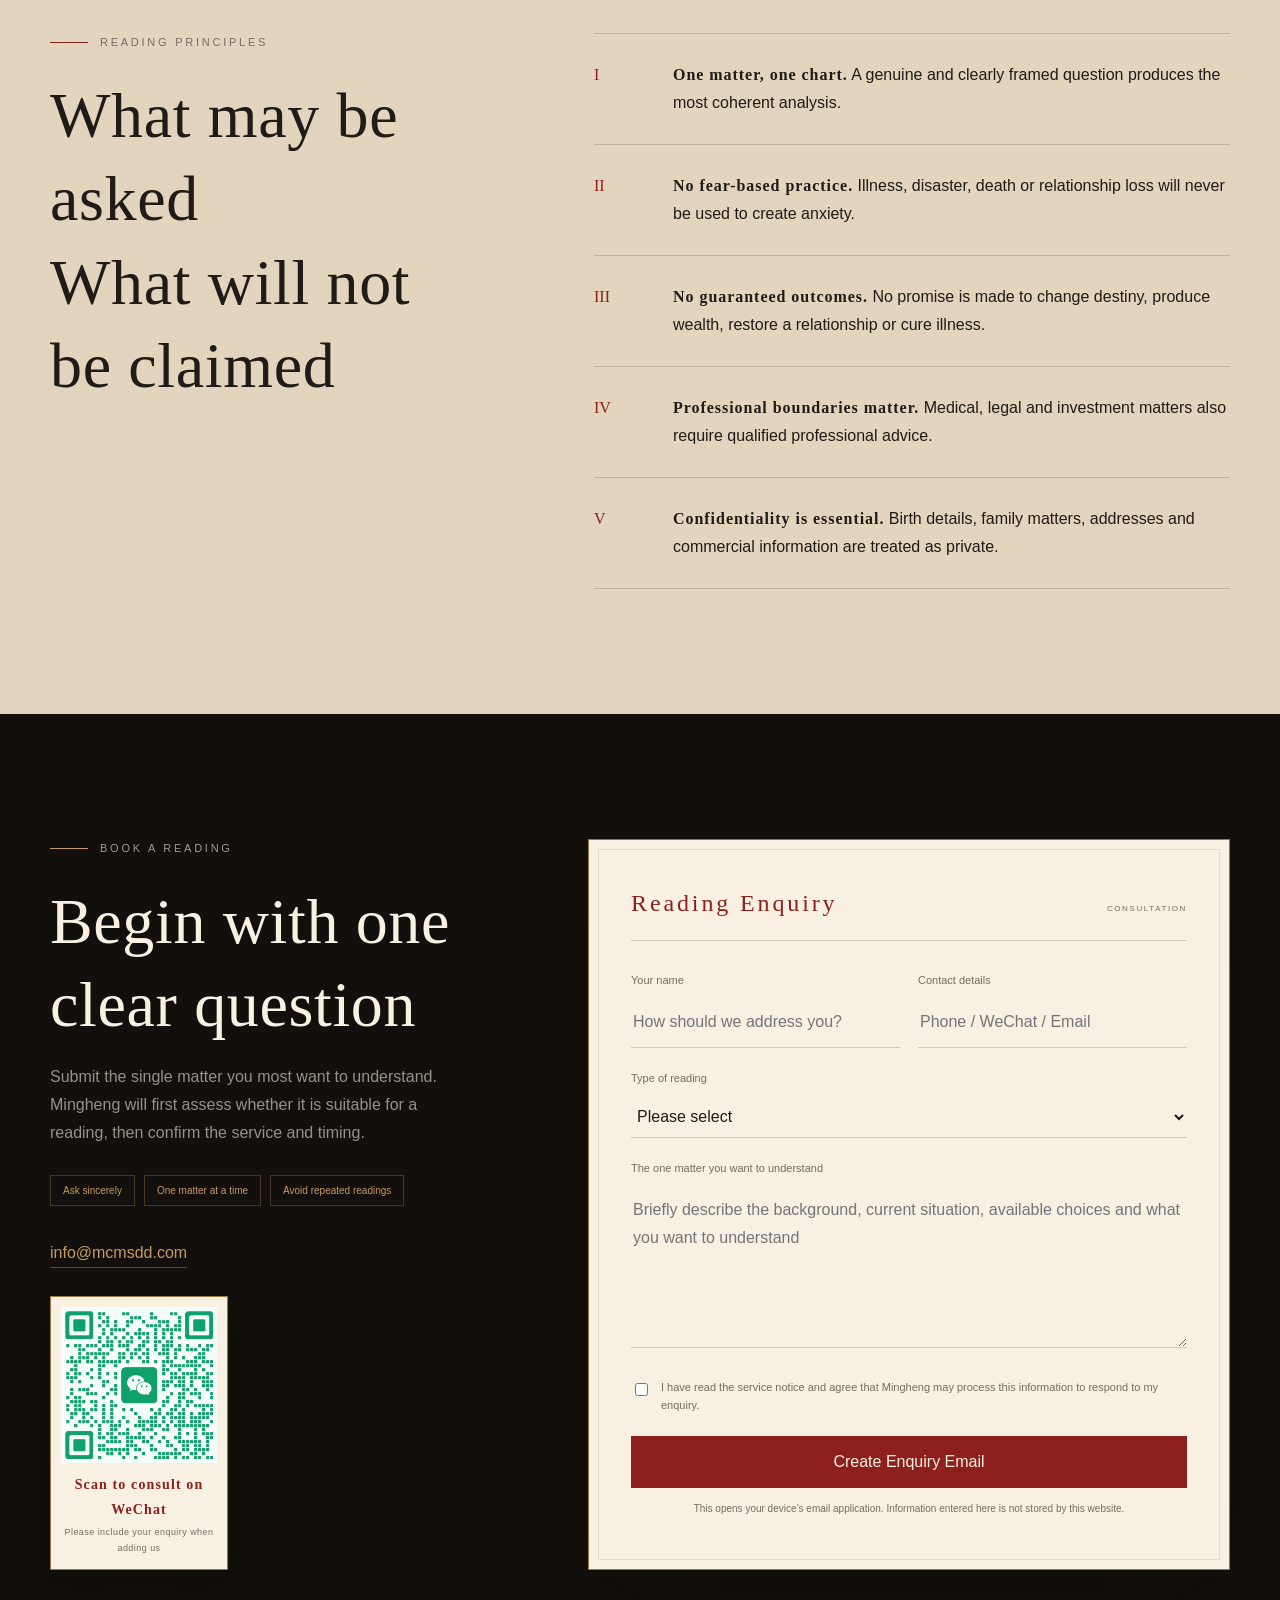
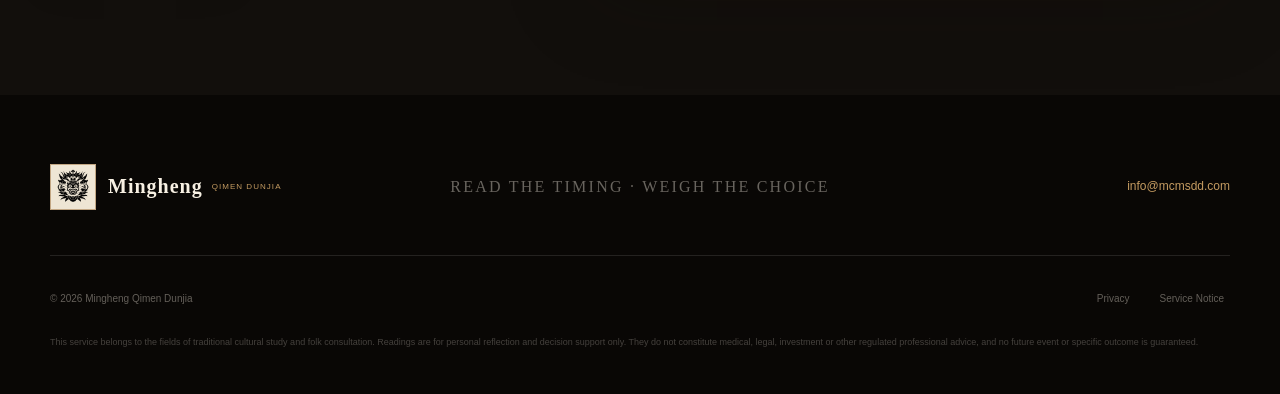
<file: en/index.html>
<!doctype html>
<html lang="en">
<head>
  <meta charset="utf-8"><meta name="viewport" content="width=device-width, initial-scale=1"><meta name="theme-color" content="#120f0c">
  <title>Mingheng | Professional Qimen Dunjia Readings</title>
  <meta name="description" content="Mingheng provides professional Qimen Dunjia readings for specific questions, life direction, career and wealth, relationships, timing, spatial planning and business decisions.">
  <meta name="keywords" content="Mingheng,Qimen Dunjia,Qimen reading,Chinese divination,destiny reading,career reading,relationship reading,auspicious timing,business consultation">
  <meta property="og:type" content="website"><meta property="og:url" content="https://mcmsdd.com/en/"><meta property="og:title" content="Mingheng | Professional Qimen Dunjia Readings"><meta property="og:description" content="Read the timing. Understand the situation. Choose with clarity."><meta property="og:image" content="https://mcmsdd.com/assets/mark-black.png">
  <link rel="canonical" href="https://mcmsdd.com/en/"><link rel="alternate" hreflang="zh-CN" href="https://mcmsdd.com/"><link rel="alternate" hreflang="zh-Hant" href="https://mcmsdd.com/zh-hant/"><link rel="alternate" hreflang="en" href="https://mcmsdd.com/en/"><link rel="alternate" hreflang="x-default" href="https://mcmsdd.com/">
  <link rel="icon" href="../assets/mark-black.png" type="image/png"><link rel="apple-touch-icon" href="../assets/mark-black.png"><link rel="stylesheet" href="../styles.css?v=20260831-wechat">
  <script type="application/ld+json">{"@context":"https://schema.org","@type":"ProfessionalService","name":"Mingheng Qimen Dunjia Readings","url":"https://mcmsdd.com/en/","description":"Professional Qimen Dunjia readings and consultation","email":"info@mcmsdd.com"}</script>
</head>
<body>
  <a class="skip-link" href="#main">Skip to main content</a>
  <header class="site-header" id="top"><div class="nav-wrap container">
    <a class="brand" href="#top" aria-label="Mingheng Qimen Dunjia home"><span class="brand-mark"><img src="../assets/mark-black.png" alt="" width="44" height="44"></span><span class="brand-name"><strong>Mingheng</strong><small>QIMEN DUNJIA</small></span></a>
    <button class="nav-toggle" aria-expanded="false" aria-controls="site-nav" aria-label="Open navigation"><span></span><span></span></button>
    <nav id="site-nav" class="site-nav" aria-label="Main navigation"><a href="#services">Readings</a><a href="#method">Method</a><a href="#plans">Services</a><a href="#about">About Mingheng</a><a href="#principles">Principles</a><a class="nav-cta" href="#consult">Book a Reading</a><div class="lang-switch" aria-label="Language"><a href="/" lang="zh-CN">简</a><a href="/zh-hant/" lang="zh-Hant">繁</a><a class="active" href="/en/" lang="en" aria-current="page">EN</a></div></nav>
  </div></header>
  <main id="main">
    <section class="hero"><div class="hero-image" aria-hidden="true"><video class="hero-video" autoplay muted loop playsinline preload="auto" poster="../assets/mingheng-hero-poster.jpg" tabindex="-1"><source src="../assets/mingheng-hero-background.mp4?v=20260831-2" type="video/mp4"></video></div><div class="hero-veil" aria-hidden="true"></div><div class="hero-runes runes-left" aria-hidden="true">Rest Life Harm Block View Death Fear Open</div>
      <div class="container hero-grid"><div class="hero-copy reveal"><p class="eyebrow light"><span></span>Taoist Metaphysics · Professional Qimen Dunjia Readings</p><h1><span>Read the Timing</span><em>Navigate the Situation</em></h1><p class="hero-intro">Qimen Dunjia examines timing, position, people and events as one living situation. Mingheng offers focused readings for career, wealth, relationships, business and major life decisions—clarifying present dynamics, likely direction, critical timing and practical ways forward.</p><div class="hero-actions"><a class="button button-red" href="#consult">Book a Reading</a><a class="text-link light-link" href="#services">Explore Readings <span>↓</span></a></div><ul class="hero-notes" aria-label="Service qualities"><li>One matter, one chart</li><li>Independent analysis</li><li>Strict confidentiality</li></ul></div>
      <div class="hero-seal reveal delay-1" aria-hidden="true"><div class="seal-frame"><span class="seal-top">Qimen Dunjia</span><img src="../assets/mark-black.png" alt=""><strong>明衡</strong><span class="seal-bottom">SEE THE MOMENT · WEIGH THE CHOICE</span></div></div></div>
      <div class="hero-bottom"><div class="container"><span>Yin &amp; Yang · Nine Palaces · Eight Gates · Timing · Position · Action</span><i></i><span>QIMEN DUNJIA</span></div></div>
    </section>
    <section class="intro-band"><div class="container intro-grid"><p class="intro-number">I</p><div><p class="eyebrow"><span></span>THE PURPOSE OF QIMEN</p><h2>Beyond good or bad<br>See the whole situation</h2></div><p>Professional Qimen analysis does more than deliver a verdict. It explains why circumstances have taken their present form, where resistance lies, when action is better timed, and which choices may reduce avoidable risk.</p></div></section>
    <section class="section questions"><div class="container question-heading reveal"><p class="eyebrow"><span></span>ONE MATTER · ONE CHART</p><h2>Every question has its moment</h2><p>When choices are uncertain, events repeat or the path ahead is unclear, a focused question can reveal the decisive relationships between people, circumstances and timing.</p></div><div class="container question-grid">
      <article class="question-card reveal"><span>CAREER</span><h3>Move, stay or wait?</h3><p>Assess a job offer, promotion, career change, business launch or relocation—and whether the present moment calls for action, patience or preparation.</p></article><article class="question-card reveal delay-1"><span>WEALTH</span><h3>Where is the opportunity—and the risk?</h3><p>Examine investments, receivables, partnerships and funding decisions, including obstacles, timing and prudent exit boundaries.</p></article><article class="question-card reveal delay-2"><span>RELATIONSHIPS</span><h3>Where is this relationship heading?</h3><p>Understand the current dynamic, likely development, recurring conflict and realistic prospects for commitment or reconciliation.</p></article><article class="question-card reveal delay-3"><span>BUSINESS</span><h3>When and where should the next move be made?</h3><p>Evaluate projects, negotiations, key hires, partnerships and major operating decisions through timing and situational structure.</p></article>
    </div></section>
    <section class="section services" id="services"><div class="container section-heading reveal"><p class="eyebrow light"><span></span>PROFESSIONAL READING AREAS</p><h2>Six Qimen Services</h2><p>From one immediate question to long-term life direction; from personal choices to business strategy.</p></div><div class="container service-grid">
      <article class="service-card reveal"><div class="service-head"><span>I</span><small>QIMEN CONSULTATION</small></div><h3>Focused Question</h3><p>A Qimen chart for one real and specific matter, covering the current situation, people involved, likely direction, success factors and timing for action.</p><ul><li>One clear matter</li><li>Trend and outcome</li><li>Timing and guidance</li></ul></article>
      <article class="service-card reveal delay-1"><div class="service-head"><span>II</span><small>LIFE DESTINY</small></div><h3>Life Overview</h3><p>A broader reading of temperament, strengths, career direction, wealth pattern, relationships, major life phases and priorities for the coming year.</p><ul><li>Innate pattern</li><li>Life phases</li><li>Personal direction</li></ul></article>
      <article class="service-card reveal delay-2"><div class="service-head"><span>III</span><small>CAREER &amp; WEALTH</small></div><h3>Career &amp; Wealth</h3><p>Analysis for employment, promotion, transition, entrepreneurship, investments, payment recovery and significant financial choices.</p><ul><li>Career decisions</li><li>Wealth trends</li><li>Investment context</li></ul></article>
      <article class="service-card reveal"><div class="service-head"><span>IV</span><small>LOVE &amp; FAMILY</small></div><h3>Relationships</h3><p>Insight into both parties’ present states, relationship trajectory, marital tensions, reconciliation prospects and practical areas for improvement.</p><ul><li>Relationship direction</li><li>Marriage dynamics</li><li>Family matters</li></ul></article>
      <article class="service-card reveal delay-1"><div class="service-head"><span>V</span><small>TIMING &amp; SPACE</small></div><h3>Timing &amp; Placement</h3><p>Selection of favorable timing for contracts, openings, relocation, travel and negotiations, with directional guidance for homes and workplaces.</p><ul><li>Date and time</li><li>Direction</li><li>Home and business</li></ul></article>
      <article class="service-card reveal delay-2"><div class="service-head"><span>VI</span><small>BUSINESS STRATEGY</small></div><h3>Business Advisory</h3><p>Focused situational analysis for founders, executives and investors considering partnerships, financing, hiring, negotiations and project execution.</p><ul><li>Partnership review</li><li>Project decisions</li><li>Ongoing advisory</li></ul></article>
    </div></section>
    <section class="section scope"><div class="container scope-grid"><div class="scope-title reveal"><p class="eyebrow"><span></span>WHAT MAY BE ASKED</p><h2>One clear question<br>One focused reading</h2><p>Each area below can be examined through a genuine, specific and properly framed question.</p></div><div class="scope-list reveal delay-1">
      <div><span>01</span><strong>Career</strong><small>Job · Promotion · Transition · Venture</small></div><div><span>02</span><strong>Wealth</strong><small>Payment · Partnership · Project · Risk</small></div><div><span>03</span><strong>Relationships</strong><small>Connection · Marriage · Reunion · Family</small></div><div><span>04</span><strong>Study &amp; Exams</strong><small>Admission · Interview · Exam · Choice</small></div><div><span>05</span><strong>Disputes</strong><small>Negotiation · Mediation · Progress · Timing</small></div><div><span>06</span><strong>People &amp; Objects</strong><small>Direction · Condition · Clue · Time</small></div><div><span>07</span><strong>Travel &amp; Relocation</strong><small>Direction · Timing · City · Setting</small></div><div><span>08</span><strong>Home &amp; Workplace</strong><small>Home · Office · Shop · Layout</small></div>
    </div></div></section>
    <section class="section method" id="method"><div class="method-symbol" aria-hidden="true">局</div><div class="container method-grid"><div class="method-copy reveal"><p class="eyebrow light"><span></span>THE MINGHENG METHOD</p><h2>Ask · Chart<br>Interpret · Advise</h2><p>A chart is formed from the time, context and subject of the enquiry. The Nine Palaces, Eight Gates, Nine Stars, Eight Spirits and their relationships are then interpreted as one coherent situation.</p></div><ol class="steps">
      <li class="reveal"><span>01</span><div><h3>Frame the Question</h3><p>Reduce a broad concern to the real decision or uncertainty that needs to be understood.</p></div></li><li class="reveal"><span>02</span><div><h3>Form the Chart</h3><p>Record the time, context and essential facts of the enquiry to establish the Qimen configuration.</p></div></li><li class="reveal"><span>03</span><div><h3>Read the Dynamics</h3><p>Examine position, strength, interaction and the roles of the people and conditions involved.</p></div></li><li class="reveal"><span>04</span><div><h3>Assess Direction</h3><p>Identify the present state, likely development, decisive factors and meaningful timing windows.</p></div></li><li class="reveal"><span>05</span><div><h3>Set Practical Guidance</h3><p>Translate the reading into priorities, timing, direction and clear boundaries for action.</p></div></li>
    </ol></div></section>
    <section class="section plans" id="plans"><div class="container section-heading reveal"><p class="eyebrow"><span></span>READING SERVICES</p><h2>Choose by depth and scope</h2><p>The question and required information are confirmed before a formal reading begins.</p></div><div class="container plan-grid">
      <article class="plan-card reveal"><p class="plan-type">QUICK READING</p><h3>Initial Qimen Reading</h3><p class="price"><small>¥</small>399<span> / reading</span></p><p class="plan-desc">For one clearly bounded question with a straightforward background.</p><ul><li>One-question chart</li><li>Core trend assessment</li><li>Voice or written explanation</li></ul><a href="#consult">Book this service</a></article>
      <article class="plan-card featured reveal delay-1"><div class="recommended">RECOMMENDED</div><p class="plan-type">IN-DEPTH READING</p><h3>Focused Qimen Reading</h3><p class="price"><small>¥</small>999<span> / matter</span></p><p class="plan-desc">For career, wealth, relationships, projects and major choices.</p><ul><li>In-depth chart analysis</li><li>Situation, people and risk</li><li>Timing and action guidance</li><li>One follow-up clarification</li></ul><a href="#consult">Book this service</a></article>
      <article class="plan-card reveal delay-2"><p class="plan-type">LIFE DIRECTION</p><h3>Life Overview</h3><p class="price"><small>¥</small>1,680<span> / reading</span></p><p class="plan-desc">A structured view of career, wealth, relationships and life phases.</p><ul><li>Birth information analysis</li><li>Strengths and life pattern</li><li>Annual priorities</li><li>Written reading report</li></ul><a href="#consult">Book this service</a></article>
      <article class="plan-card reveal delay-3"><p class="plan-type">TIMING &amp; SPACE</p><h3>Home / Business</h3><p class="price"><small>¥</small>3,800<span> and above</span></p><p class="plan-desc">For homes, offices, shops and the timing of important events.</p><ul><li>Context and site information</li><li>Direction and spatial review</li><li>Date and time selection</li><li>Prioritized adjustments</li></ul><a href="#consult">Book this service</a></article>
    </div><div class="container advisor-card reveal"><div><p class="eyebrow light"><span></span>LIMITED ANNUAL SERVICE</p><h3>Private Qimen Adviser</h3></div><p>Ongoing situational guidance for founders, executives and investors navigating partnerships, team changes, operating decisions and major personal milestones.</p><div class="advisor-meta"><strong>¥29,800<small> / year and above</small></strong><a class="button button-outline" href="#consult">Request an Introduction</a></div></div></section>
    <section class="section about" id="about"><div class="container about-grid"><figure class="about-photo reveal"><img src="../assets/mingheng-team.jpg" alt="Mingheng Professional Team" width="1200" height="900" loading="lazy" decoding="async"><figcaption><strong>Mingheng Professional Team</strong><span>Qimen Dunjia research · Professional readings · Consultation</span></figcaption></figure><div class="about-copy reveal delay-1"><p class="eyebrow light"><span></span>ABOUT THE TEAM</p><h2>See the moment<br>Weigh the choice</h2><p>Mingheng is a professional consultation team focused on the study and practical application of traditional Chinese metaphysics, particularly Qimen Dunjia. The team applies Qimen Dunjia, destiny analysis and traditional concepts of time and space to questions involving career, wealth, relationships, business and major life decisions.</p><p>The team respects both the discipline of the tradition and the realities of each client's circumstances. Every reading is independently considered around a specific question. Rather than simply labeling an outcome as favorable or unfavorable, the team explains the situation, timing and risks to support a more considered choice.</p><blockquote>“Method reveals the pattern; judgment guides the response. Know when to act—and when to stop.”</blockquote><div class="about-values"><span>Respect</span><span>Integrity</span><span>Privacy</span><span>Practicality</span></div></div></div></section>
    <section class="section principles" id="principles"><div class="container principles-grid"><div class="principles-title reveal"><p class="eyebrow"><span></span>READING PRINCIPLES</p><h2>What may be asked<br>What will not be claimed</h2></div><div class="principle-list"><div class="reveal"><span>I</span><p><strong>One matter, one chart.</strong> A genuine and clearly framed question produces the most coherent analysis.</p></div><div class="reveal"><span>II</span><p><strong>No fear-based practice.</strong> Illness, disaster, death or relationship loss will never be used to create anxiety.</p></div><div class="reveal"><span>III</span><p><strong>No guaranteed outcomes.</strong> No promise is made to change destiny, produce wealth, restore a relationship or cure illness.</p></div><div class="reveal"><span>IV</span><p><strong>Professional boundaries matter.</strong> Medical, legal and investment matters also require qualified professional advice.</p></div><div class="reveal"><span>V</span><p><strong>Confidentiality is essential.</strong> Birth details, family matters, addresses and commercial information are treated as private.</p></div></div></div></section>
    <section class="section consult" id="consult"><div class="container consult-grid"><div class="consult-copy reveal"><p class="eyebrow light"><span></span>BOOK A READING</p><h2>Begin with one<br>clear question</h2><p>Submit the single matter you most want to understand. Mingheng will first assess whether it is suitable for a reading, then confirm the service and timing.</p><div class="consult-rule"><span>Ask sincerely</span><span>One matter at a time</span><span>Avoid repeated readings</span></div><a href="mailto:info@mcmsdd.com">info@mcmsdd.com</a><figure class="wechat-contact"><a href="../assets/wechat-qr.png" target="_blank" rel="noopener" aria-label="Open Mingheng WeChat consultation QR code"><img src="../assets/wechat-qr.png" alt="Mingheng WeChat consultation QR code" width="570" height="570" loading="lazy" decoding="async"></a><figcaption><strong>Scan to consult on WeChat</strong><span>Please include your enquiry when adding us</span></figcaption></figure></div>
      <form class="consult-form reveal delay-1" id="consult-form"><div class="form-title"><span>Reading Enquiry</span><small>CONSULTATION</small></div><div class="field-row"><label><span>Your name</span><input name="name" autocomplete="name" required placeholder="How should we address you?"></label><label><span>Contact details</span><input name="contact" autocomplete="tel" required placeholder="Phone / WeChat / Email"></label></div><label><span>Type of reading</span><select name="type" required><option value="">Please select</option><option>Initial Qimen Reading</option><option>Focused Qimen Reading</option><option>Life Overview</option><option>Career &amp; Wealth</option><option>Relationships</option><option>Timing &amp; Placement</option><option>Business Advisory</option><option>Private Annual Adviser</option></select></label><label><span>The one matter you want to understand</span><textarea name="question" rows="5" required maxlength="500" placeholder="Briefly describe the background, current situation, available choices and what you want to understand"></textarea></label><label class="consent"><input type="checkbox" required><span>I have read the service notice and agree that Mingheng may process this information to respond to my enquiry.</span></label><button class="button button-red" type="submit">Create Enquiry Email</button><p class="form-note" id="form-note">This opens your device’s email application. Information entered here is not stored by this website.</p></form>
    </div></section>
  </main>
  <footer class="site-footer"><div class="container footer-top"><a class="brand footer-brand" href="#top"><span class="brand-mark"><img src="../assets/mark-black.png" alt="" width="48" height="48"></span><span class="brand-name"><strong>Mingheng</strong><small>QIMEN DUNJIA</small></span></a><p>READ THE TIMING · WEIGH THE CHOICE</p><a href="mailto:info@mcmsdd.com">info@mcmsdd.com</a></div><div class="container footer-bottom"><p>© <span id="year"></span> Mingheng Qimen Dunjia</p><div><button data-modal="privacy">Privacy</button><button data-modal="terms">Service Notice</button></div></div><p class="container disclaimer">This service belongs to the fields of traditional cultural study and folk consultation. Readings are for personal reflection and decision support only. They do not constitute medical, legal, investment or other regulated professional advice, and no future event or specific outcome is guaranteed.</p></footer>
  <dialog id="info-dialog"><button class="dialog-close" aria-label="Close">×</button><div id="dialog-content"></div></dialog><script src="../app.js?v=20260902-video-85"></script>
</body>
</html>
</file>
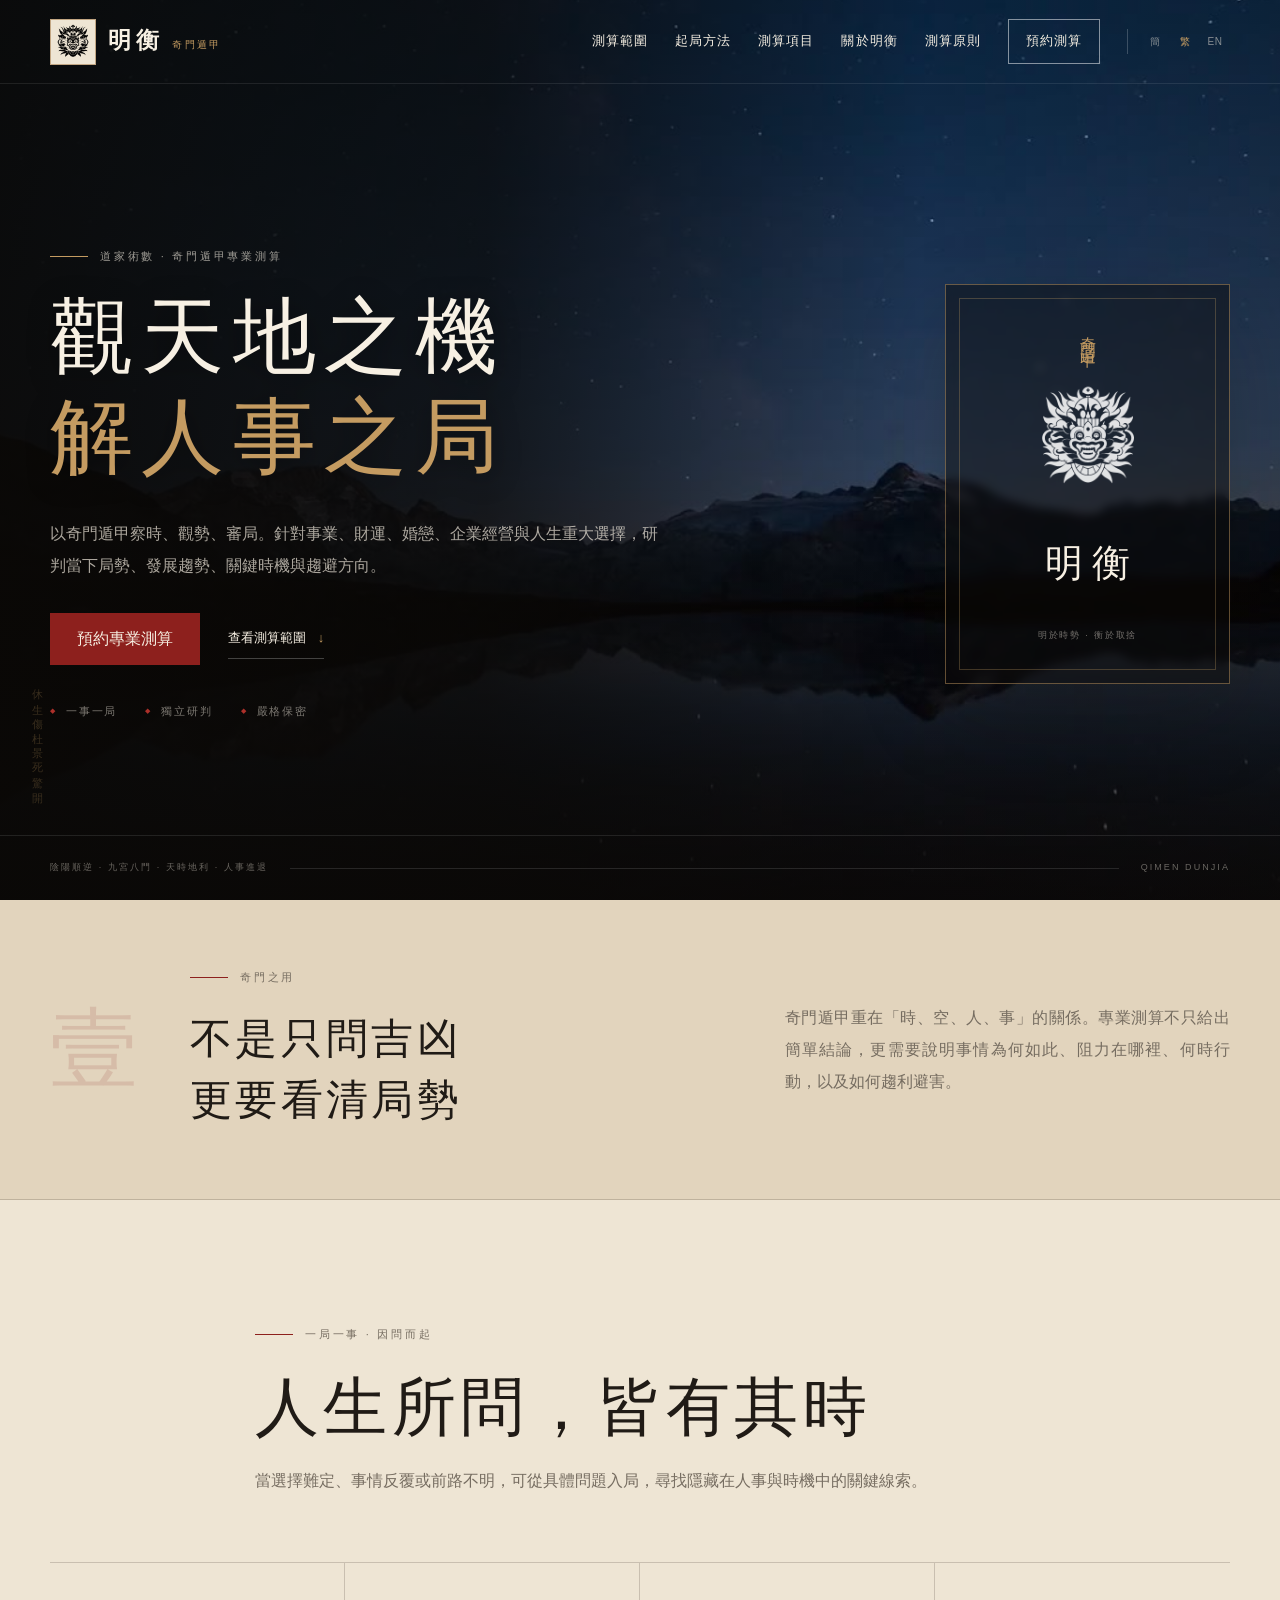
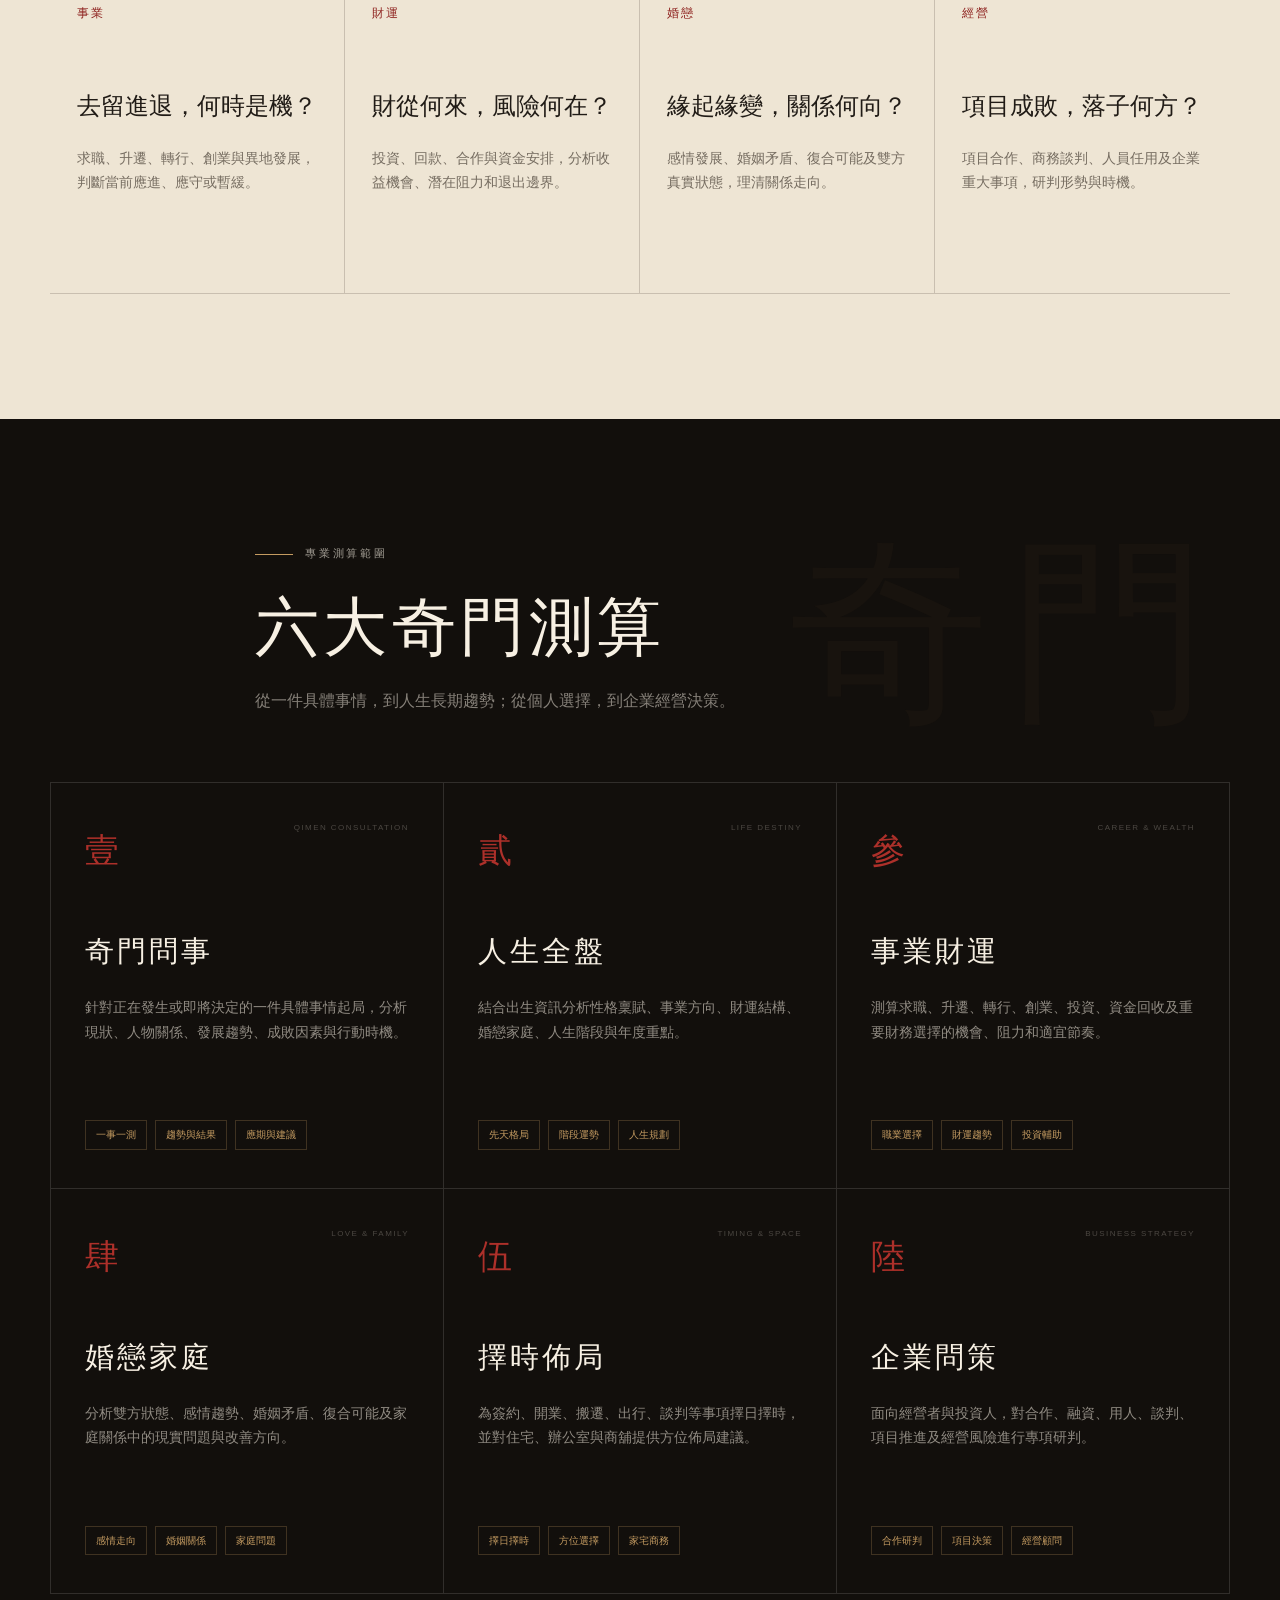
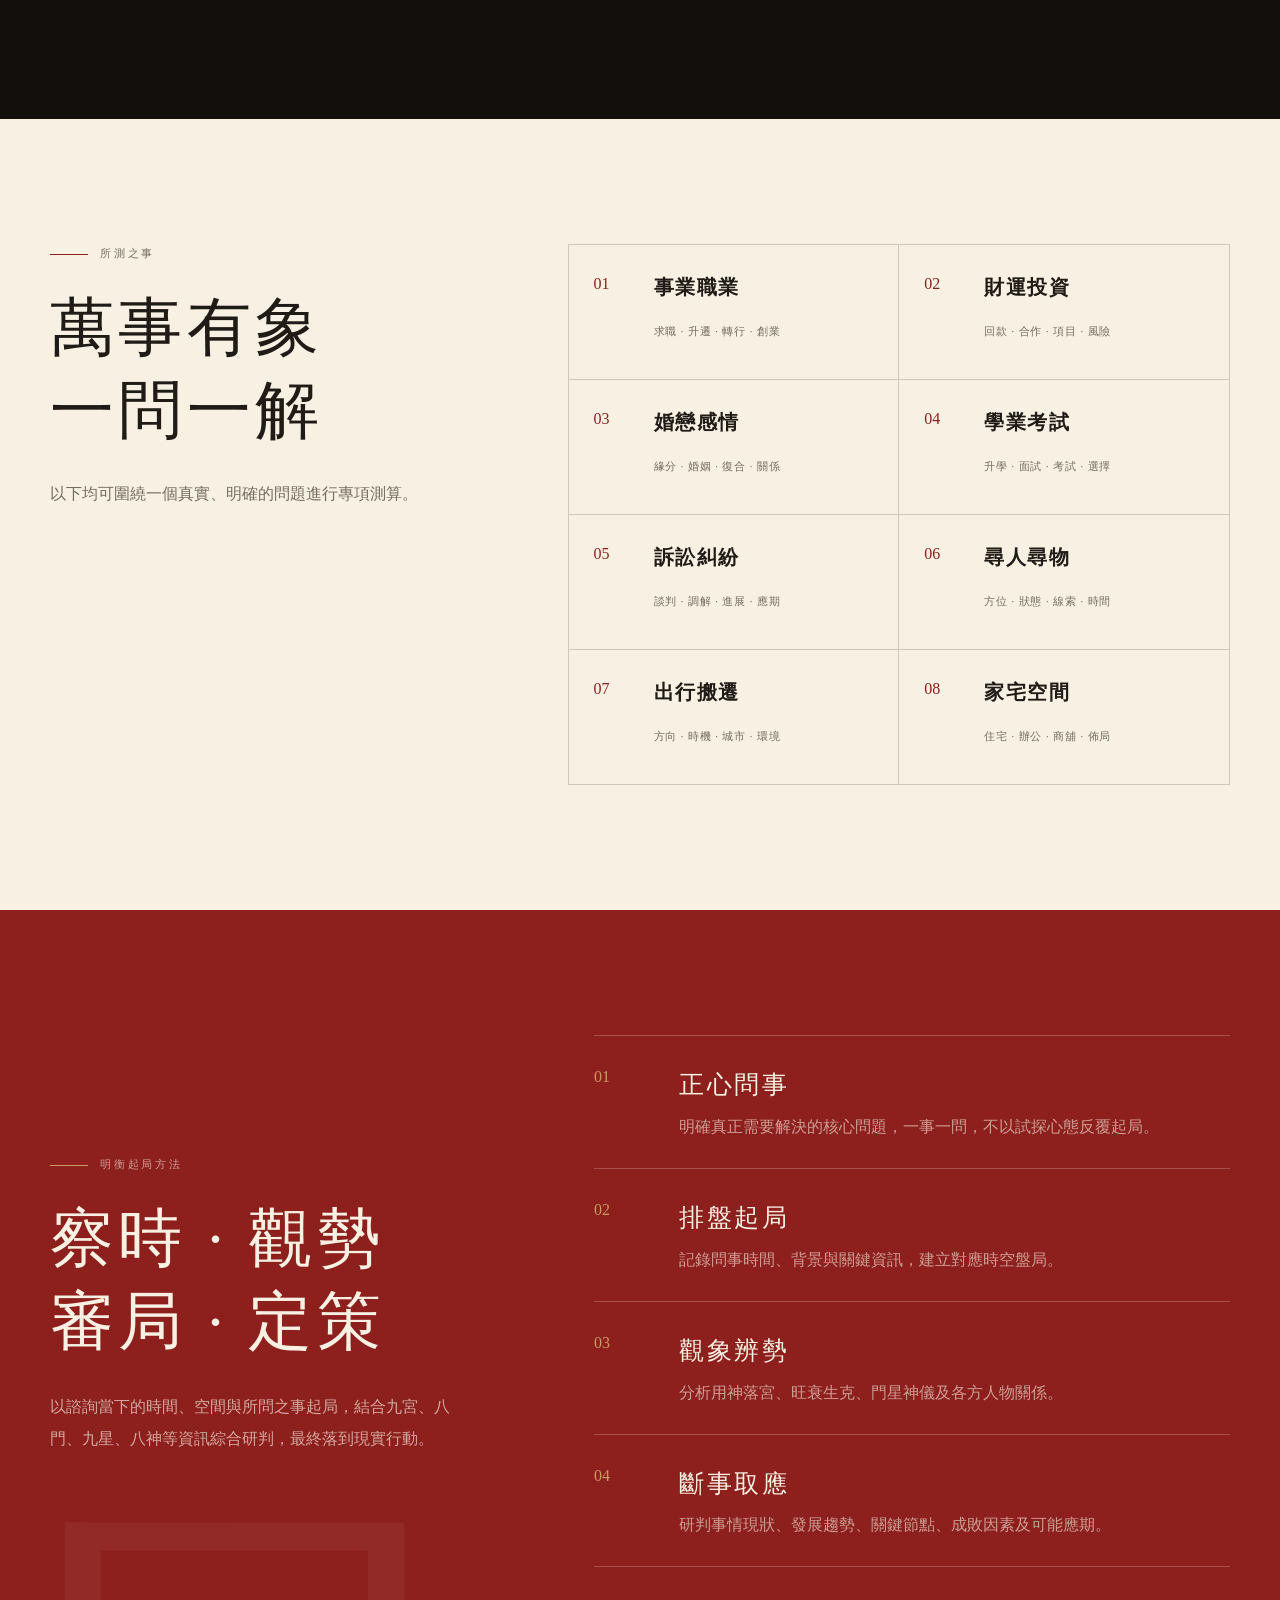
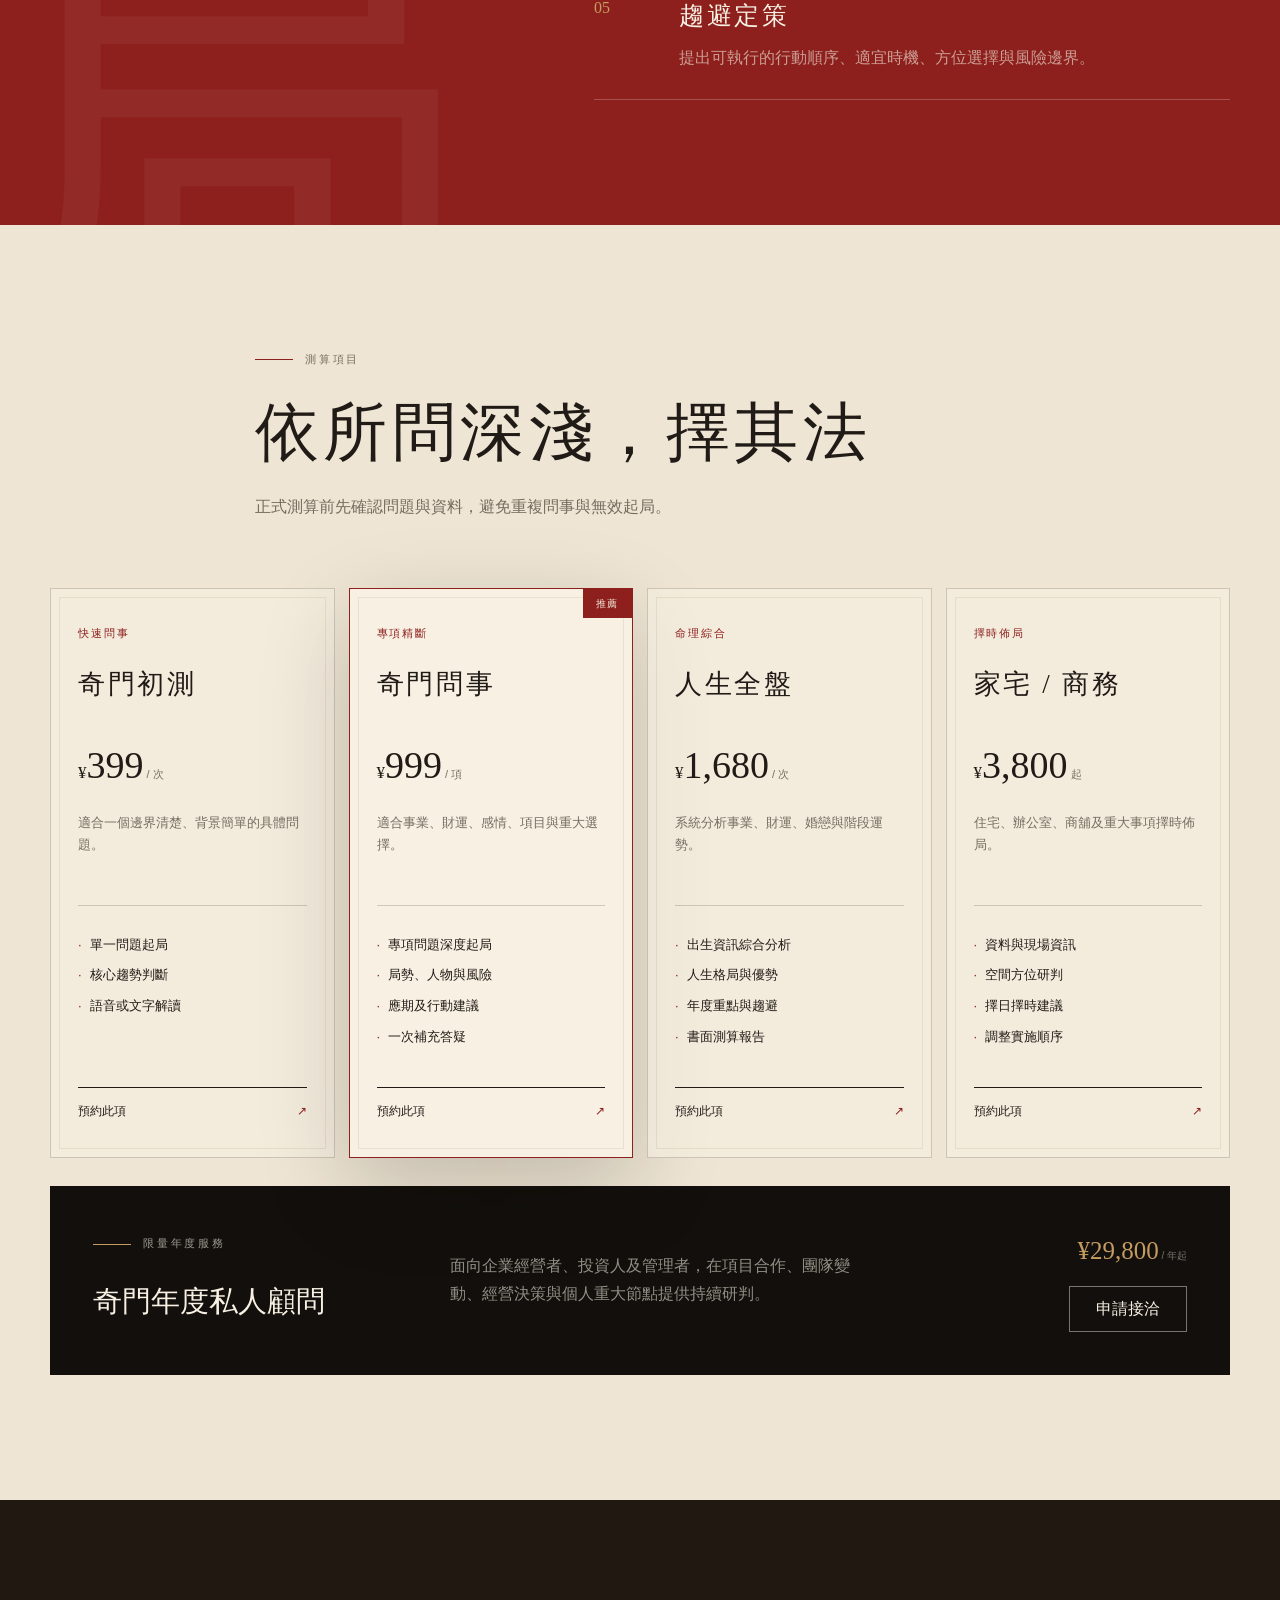
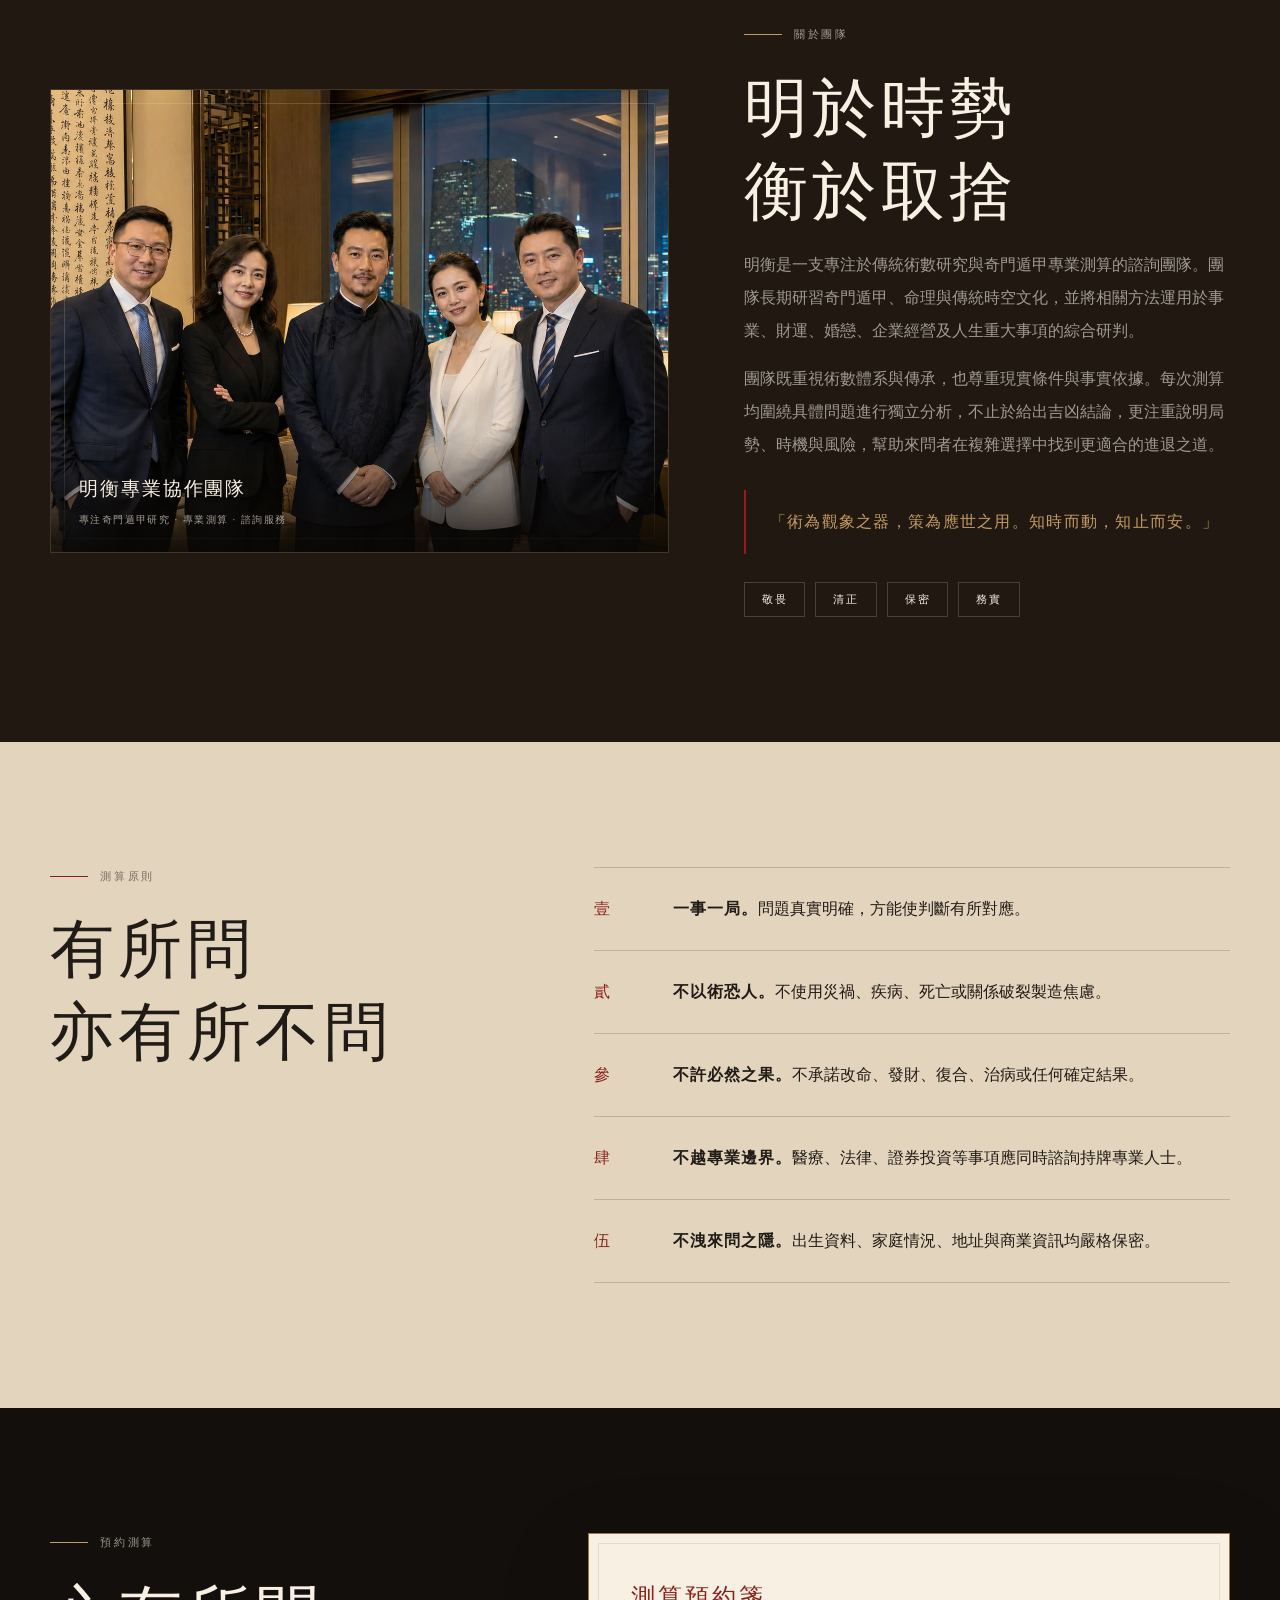
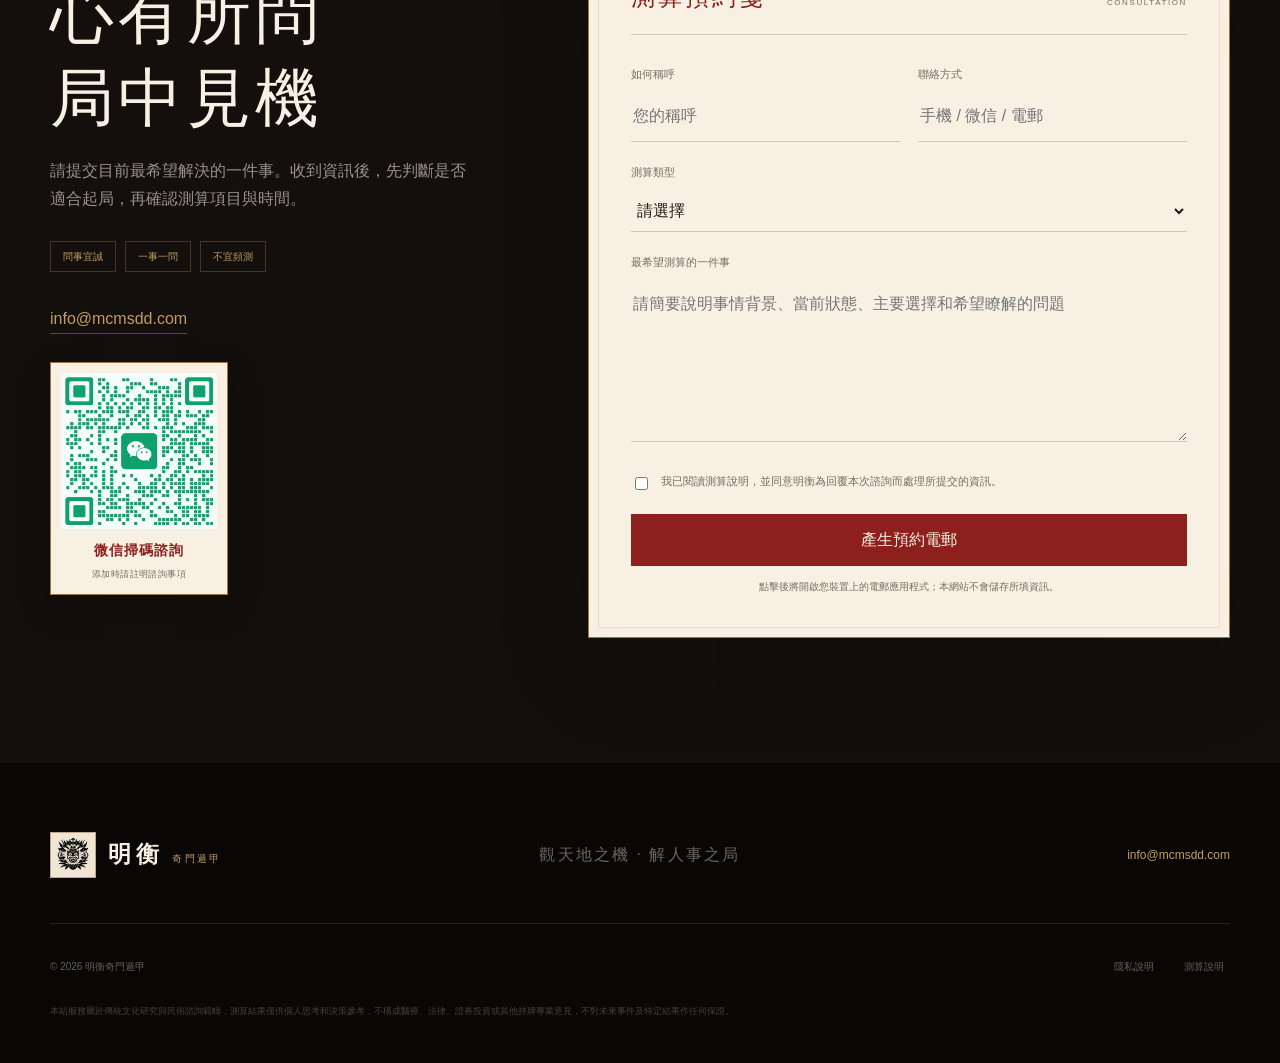
<file: zh-hant/index.html>
<!doctype html>
<html lang="zh-Hant">
<head>
  <meta charset="utf-8"><meta name="viewport" content="width=device-width, initial-scale=1"><meta name="theme-color" content="#120f0c">
  <title>明衡｜奇門遁甲專業算命測算</title>
  <meta name="description" content="明衡專注奇門遁甲專業測算，提供奇門問事、人生全盤、事業財運、婚戀家庭、擇時佈局與企業問策服務。">
  <meta name="keywords" content="明衡,奇門遁甲,奇門算命,奇門測算,奇門問事,事業財運,婚戀測算,擇日擇時,企業問策">
  <meta property="og:type" content="website"><meta property="og:url" content="https://mcmsdd.com/zh-hant/"><meta property="og:title" content="明衡｜奇門遁甲專業算命測算"><meta property="og:description" content="明於時勢，衡於取捨。觀天地之機，解人事之局。"><meta property="og:image" content="https://mcmsdd.com/assets/mark-black.png">
  <link rel="canonical" href="https://mcmsdd.com/zh-hant/"><link rel="alternate" hreflang="zh-CN" href="https://mcmsdd.com/"><link rel="alternate" hreflang="zh-Hant" href="https://mcmsdd.com/zh-hant/"><link rel="alternate" hreflang="en" href="https://mcmsdd.com/en/"><link rel="alternate" hreflang="x-default" href="https://mcmsdd.com/">
  <link rel="icon" href="../assets/mark-black.png" type="image/png"><link rel="apple-touch-icon" href="../assets/mark-black.png"><link rel="stylesheet" href="../styles.css?v=20260831-wechat">
  <script type="application/ld+json">{"@context":"https://schema.org","@type":"ProfessionalService","name":"明衡奇門遁甲測算","url":"https://mcmsdd.com/zh-hant/","description":"奇門遁甲專業算命與測算服務","email":"info@mcmsdd.com"}</script>
</head>
<body>
  <a class="skip-link" href="#main">跳至主要內容</a>
  <header class="site-header" id="top"><div class="nav-wrap container">
    <a class="brand" href="#top" aria-label="明衡奇門遁甲首頁"><span class="brand-mark"><img src="../assets/mark-black.png" alt="" width="44" height="44"></span><span class="brand-name"><strong>明衡</strong><small>奇門遁甲</small></span></a>
    <button class="nav-toggle" aria-expanded="false" aria-controls="site-nav" aria-label="開啟導覽"><span></span><span></span></button>
    <nav id="site-nav" class="site-nav" aria-label="主要導覽"><a href="#services">測算範圍</a><a href="#method">起局方法</a><a href="#plans">測算項目</a><a href="#about">關於明衡</a><a href="#principles">測算原則</a><a class="nav-cta" href="#consult">預約測算</a><div class="lang-switch" aria-label="語言選擇"><a href="/" lang="zh-CN">簡</a><a class="active" href="/zh-hant/" lang="zh-Hant" aria-current="page">繁</a><a href="/en/" lang="en">EN</a></div></nav>
  </div></header>
  <main id="main">
    <section class="hero"><div class="hero-image" aria-hidden="true"><video class="hero-video" autoplay muted loop playsinline preload="auto" poster="../assets/mingheng-hero-poster.jpg" tabindex="-1"><source src="../assets/mingheng-hero-background.mp4?v=20260831-2" type="video/mp4"></video></div><div class="hero-veil" aria-hidden="true"></div><div class="hero-runes runes-left" aria-hidden="true">休 生 傷 杜 景 死 驚 開</div>
      <div class="container hero-grid"><div class="hero-copy reveal"><p class="eyebrow light"><span></span>道家術數 · 奇門遁甲專業測算</p><h1><span>觀天地之機</span><em>解人事之局</em></h1><p class="hero-intro">以奇門遁甲察時、觀勢、審局。針對事業、財運、婚戀、企業經營與人生重大選擇，研判當下局勢、發展趨勢、關鍵時機與趨避方向。</p><div class="hero-actions"><a class="button button-red" href="#consult">預約專業測算</a><a class="text-link light-link" href="#services">查看測算範圍 <span>↓</span></a></div><ul class="hero-notes" aria-label="服務特點"><li>一事一局</li><li>獨立研判</li><li>嚴格保密</li></ul></div>
      <div class="hero-seal reveal delay-1" aria-hidden="true"><div class="seal-frame"><span class="seal-top">奇門遁甲</span><img src="../assets/mark-black.png" alt=""><strong>明衡</strong><span class="seal-bottom">明於時勢 · 衡於取捨</span></div></div></div>
      <div class="hero-bottom"><div class="container"><span>陰陽順逆 · 九宮八門 · 天時地利 · 人事進退</span><i></i><span>QIMEN DUNJIA</span></div></div>
    </section>
    <section class="intro-band"><div class="container intro-grid"><p class="intro-number">壹</p><div><p class="eyebrow"><span></span>奇門之用</p><h2>不是只問吉凶<br>更要看清局勢</h2></div><p>奇門遁甲重在「時、空、人、事」的關係。專業測算不只給出簡單結論，更需要說明事情為何如此、阻力在哪裡、何時行動，以及如何趨利避害。</p></div></section>
    <section class="section questions"><div class="container question-heading reveal"><p class="eyebrow"><span></span>一局一事 · 因問而起</p><h2>人生所問，皆有其時</h2><p>當選擇難定、事情反覆或前路不明，可從具體問題入局，尋找隱藏在人事與時機中的關鍵線索。</p></div><div class="container question-grid">
      <article class="question-card reveal"><span>事業</span><h3>去留進退，何時是機？</h3><p>求職、升遷、轉行、創業與異地發展，判斷當前應進、應守或暫緩。</p></article><article class="question-card reveal delay-1"><span>財運</span><h3>財從何來，風險何在？</h3><p>投資、回款、合作與資金安排，分析收益機會、潛在阻力和退出邊界。</p></article><article class="question-card reveal delay-2"><span>婚戀</span><h3>緣起緣變，關係何向？</h3><p>感情發展、婚姻矛盾、復合可能及雙方真實狀態，理清關係走向。</p></article><article class="question-card reveal delay-3"><span>經營</span><h3>項目成敗，落子何方？</h3><p>項目合作、商務談判、人員任用及企業重大事項，研判形勢與時機。</p></article>
    </div></section>
    <section class="section services" id="services"><div class="container section-heading reveal"><p class="eyebrow light"><span></span>專業測算範圍</p><h2>六大奇門測算</h2><p>從一件具體事情，到人生長期趨勢；從個人選擇，到企業經營決策。</p></div><div class="container service-grid">
      <article class="service-card reveal"><div class="service-head"><span>壹</span><small>QIMEN CONSULTATION</small></div><h3>奇門問事</h3><p>針對正在發生或即將決定的一件具體事情起局，分析現狀、人物關係、發展趨勢、成敗因素與行動時機。</p><ul><li>一事一測</li><li>趨勢與結果</li><li>應期與建議</li></ul></article>
      <article class="service-card reveal delay-1"><div class="service-head"><span>貳</span><small>LIFE DESTINY</small></div><h3>人生全盤</h3><p>結合出生資訊分析性格稟賦、事業方向、財運結構、婚戀家庭、人生階段與年度重點。</p><ul><li>先天格局</li><li>階段運勢</li><li>人生規劃</li></ul></article>
      <article class="service-card reveal delay-2"><div class="service-head"><span>參</span><small>CAREER &amp; WEALTH</small></div><h3>事業財運</h3><p>測算求職、升遷、轉行、創業、投資、資金回收及重要財務選擇的機會、阻力和適宜節奏。</p><ul><li>職業選擇</li><li>財運趨勢</li><li>投資輔助</li></ul></article>
      <article class="service-card reveal"><div class="service-head"><span>肆</span><small>LOVE &amp; FAMILY</small></div><h3>婚戀家庭</h3><p>分析雙方狀態、感情趨勢、婚姻矛盾、復合可能及家庭關係中的現實問題與改善方向。</p><ul><li>感情走向</li><li>婚姻關係</li><li>家庭問題</li></ul></article>
      <article class="service-card reveal delay-1"><div class="service-head"><span>伍</span><small>TIMING &amp; SPACE</small></div><h3>擇時佈局</h3><p>為簽約、開業、搬遷、出行、談判等事項擇日擇時，並對住宅、辦公室與商舖提供方位佈局建議。</p><ul><li>擇日擇時</li><li>方位選擇</li><li>家宅商務</li></ul></article>
      <article class="service-card reveal delay-2"><div class="service-head"><span>陸</span><small>BUSINESS STRATEGY</small></div><h3>企業問策</h3><p>面向經營者與投資人，對合作、融資、用人、談判、項目推進及經營風險進行專項研判。</p><ul><li>合作研判</li><li>項目決策</li><li>經營顧問</li></ul></article>
    </div></section>
    <section class="section scope"><div class="container scope-grid"><div class="scope-title reveal"><p class="eyebrow"><span></span>所測之事</p><h2>萬事有象<br>一問一解</h2><p>以下均可圍繞一個真實、明確的問題進行專項測算。</p></div><div class="scope-list reveal delay-1">
      <div><span>01</span><strong>事業職業</strong><small>求職 · 升遷 · 轉行 · 創業</small></div><div><span>02</span><strong>財運投資</strong><small>回款 · 合作 · 項目 · 風險</small></div><div><span>03</span><strong>婚戀感情</strong><small>緣分 · 婚姻 · 復合 · 關係</small></div><div><span>04</span><strong>學業考試</strong><small>升學 · 面試 · 考試 · 選擇</small></div><div><span>05</span><strong>訴訟糾紛</strong><small>談判 · 調解 · 進展 · 應期</small></div><div><span>06</span><strong>尋人尋物</strong><small>方位 · 狀態 · 線索 · 時間</small></div><div><span>07</span><strong>出行搬遷</strong><small>方向 · 時機 · 城市 · 環境</small></div><div><span>08</span><strong>家宅空間</strong><small>住宅 · 辦公 · 商舖 · 佈局</small></div>
    </div></div></section>
    <section class="section method" id="method"><div class="method-symbol" aria-hidden="true">局</div><div class="container method-grid"><div class="method-copy reveal"><p class="eyebrow light"><span></span>明衡起局方法</p><h2>察時 · 觀勢<br>審局 · 定策</h2><p>以諮詢當下的時間、空間與所問之事起局，結合九宮、八門、九星、八神等資訊綜合研判，最終落到現實行動。</p></div><ol class="steps">
      <li class="reveal"><span>01</span><div><h3>正心問事</h3><p>明確真正需要解決的核心問題，一事一問，不以試探心態反覆起局。</p></div></li><li class="reveal"><span>02</span><div><h3>排盤起局</h3><p>記錄問事時間、背景與關鍵資訊，建立對應時空盤局。</p></div></li><li class="reveal"><span>03</span><div><h3>觀象辨勢</h3><p>分析用神落宮、旺衰生克、門星神儀及各方人物關係。</p></div></li><li class="reveal"><span>04</span><div><h3>斷事取應</h3><p>研判事情現狀、發展趨勢、關鍵節點、成敗因素及可能應期。</p></div></li><li class="reveal"><span>05</span><div><h3>趨避定策</h3><p>提出可執行的行動順序、適宜時機、方位選擇與風險邊界。</p></div></li>
    </ol></div></section>
    <section class="section plans" id="plans"><div class="container section-heading reveal"><p class="eyebrow"><span></span>測算項目</p><h2>依所問深淺，擇其法</h2><p>正式測算前先確認問題與資料，避免重複問事與無效起局。</p></div><div class="container plan-grid">
      <article class="plan-card reveal"><p class="plan-type">快速問事</p><h3>奇門初測</h3><p class="price"><small>¥</small>399<span> / 次</span></p><p class="plan-desc">適合一個邊界清楚、背景簡單的具體問題。</p><ul><li>單一問題起局</li><li>核心趨勢判斷</li><li>語音或文字解讀</li></ul><a href="#consult">預約此項</a></article>
      <article class="plan-card featured reveal delay-1"><div class="recommended">推薦</div><p class="plan-type">專項精斷</p><h3>奇門問事</h3><p class="price"><small>¥</small>999<span> / 項</span></p><p class="plan-desc">適合事業、財運、感情、項目與重大選擇。</p><ul><li>專項問題深度起局</li><li>局勢、人物與風險</li><li>應期及行動建議</li><li>一次補充答疑</li></ul><a href="#consult">預約此項</a></article>
      <article class="plan-card reveal delay-2"><p class="plan-type">命理綜合</p><h3>人生全盤</h3><p class="price"><small>¥</small>1,680<span> / 次</span></p><p class="plan-desc">系統分析事業、財運、婚戀與階段運勢。</p><ul><li>出生資訊綜合分析</li><li>人生格局與優勢</li><li>年度重點與趨避</li><li>書面測算報告</li></ul><a href="#consult">預約此項</a></article>
      <article class="plan-card reveal delay-3"><p class="plan-type">擇時佈局</p><h3>家宅 / 商務</h3><p class="price"><small>¥</small>3,800<span> 起</span></p><p class="plan-desc">住宅、辦公室、商舖及重大事項擇時佈局。</p><ul><li>資料與現場資訊</li><li>空間方位研判</li><li>擇日擇時建議</li><li>調整實施順序</li></ul><a href="#consult">預約此項</a></article>
    </div><div class="container advisor-card reveal"><div><p class="eyebrow light"><span></span>限量年度服務</p><h3>奇門年度私人顧問</h3></div><p>面向企業經營者、投資人及管理者，在項目合作、團隊變動、經營決策與個人重大節點提供持續研判。</p><div class="advisor-meta"><strong>¥29,800<small> / 年起</small></strong><a class="button button-outline" href="#consult">申請接洽</a></div></div></section>
    <section class="section about" id="about"><div class="container about-grid"><figure class="about-photo reveal"><img src="../assets/mingheng-team.jpg" alt="明衡專業協作團隊合影" width="1200" height="900" loading="lazy" decoding="async"><figcaption><strong>明衡專業協作團隊</strong><span>專注奇門遁甲研究 · 專業測算 · 諮詢服務</span></figcaption></figure><div class="about-copy reveal delay-1"><p class="eyebrow light"><span></span>關於團隊</p><h2>明於時勢<br>衡於取捨</h2><p>明衡是一支專注於傳統術數研究與奇門遁甲專業測算的諮詢團隊。團隊長期研習奇門遁甲、命理與傳統時空文化，並將相關方法運用於事業、財運、婚戀、企業經營及人生重大事項的綜合研判。</p><p>團隊既重視術數體系與傳承，也尊重現實條件與事實依據。每次測算均圍繞具體問題進行獨立分析，不止於給出吉凶結論，更注重說明局勢、時機與風險，幫助來問者在複雜選擇中找到更適合的進退之道。</p><blockquote>「術為觀象之器，策為應世之用。知時而動，知止而安。」</blockquote><div class="about-values"><span>敬畏</span><span>清正</span><span>保密</span><span>務實</span></div></div></div></section>
    <section class="section principles" id="principles"><div class="container principles-grid"><div class="principles-title reveal"><p class="eyebrow"><span></span>測算原則</p><h2>有所問<br>亦有所不問</h2></div><div class="principle-list"><div class="reveal"><span>壹</span><p><strong>一事一局。</strong>問題真實明確，方能使判斷有所對應。</p></div><div class="reveal"><span>貳</span><p><strong>不以術恐人。</strong>不使用災禍、疾病、死亡或關係破裂製造焦慮。</p></div><div class="reveal"><span>參</span><p><strong>不許必然之果。</strong>不承諾改命、發財、復合、治病或任何確定結果。</p></div><div class="reveal"><span>肆</span><p><strong>不越專業邊界。</strong>醫療、法律、證券投資等事項應同時諮詢持牌專業人士。</p></div><div class="reveal"><span>伍</span><p><strong>不洩來問之隱。</strong>出生資料、家庭情況、地址與商業資訊均嚴格保密。</p></div></div></div></section>
    <section class="section consult" id="consult"><div class="container consult-grid"><div class="consult-copy reveal"><p class="eyebrow light"><span></span>預約測算</p><h2>心有所問<br>局中見機</h2><p>請提交目前最希望解決的一件事。收到資訊後，先判斷是否適合起局，再確認測算項目與時間。</p><div class="consult-rule"><span>問事宜誠</span><span>一事一問</span><span>不宜頻測</span></div><a href="mailto:info@mcmsdd.com">info@mcmsdd.com</a><figure class="wechat-contact"><a href="../assets/wechat-qr.png" target="_blank" rel="noopener" aria-label="開啟明衡微信諮詢二維碼"><img src="../assets/wechat-qr.png" alt="明衡微信諮詢二維碼" width="570" height="570" loading="lazy" decoding="async"></a><figcaption><strong>微信掃碼諮詢</strong><span>添加時請註明諮詢事項</span></figcaption></figure></div>
      <form class="consult-form reveal delay-1" id="consult-form"><div class="form-title"><span>測算預約箋</span><small>CONSULTATION</small></div><div class="field-row"><label><span>如何稱呼</span><input name="name" autocomplete="name" required placeholder="您的稱呼"></label><label><span>聯絡方式</span><input name="contact" autocomplete="tel" required placeholder="手機 / 微信 / 電郵"></label></div><label><span>測算類型</span><select name="type" required><option value="">請選擇</option><option>奇門初測</option><option>奇門問事</option><option>人生全盤</option><option>事業財運</option><option>婚戀家庭</option><option>擇時佈局</option><option>企業問策</option><option>年度私人顧問</option></select></label><label><span>最希望測算的一件事</span><textarea name="question" rows="5" required maxlength="500" placeholder="請簡要說明事情背景、當前狀態、主要選擇和希望瞭解的問題"></textarea></label><label class="consent"><input type="checkbox" required><span>我已閱讀測算說明，並同意明衡為回覆本次諮詢而處理所提交的資訊。</span></label><button class="button button-red" type="submit">產生預約電郵</button><p class="form-note" id="form-note">點擊後將開啟您裝置上的電郵應用程式；本網站不會儲存所填資訊。</p></form>
    </div></section>
  </main>
  <footer class="site-footer"><div class="container footer-top"><a class="brand footer-brand" href="#top"><span class="brand-mark"><img src="../assets/mark-black.png" alt="" width="48" height="48"></span><span class="brand-name"><strong>明衡</strong><small>奇門遁甲</small></span></a><p>觀天地之機 · 解人事之局</p><a href="mailto:info@mcmsdd.com">info@mcmsdd.com</a></div><div class="container footer-bottom"><p>© <span id="year"></span> 明衡奇門遁甲</p><div><button data-modal="privacy">隱私說明</button><button data-modal="terms">測算說明</button></div></div><p class="container disclaimer">本站服務屬於傳統文化研究與民俗諮詢範疇，測算結果僅供個人思考和決策參考，不構成醫療、法律、證券投資或其他持牌專業意見，不對未來事件及特定結果作任何保證。</p></footer>
  <dialog id="info-dialog"><button class="dialog-close" aria-label="關閉">×</button><div id="dialog-content"></div></dialog><script src="../app.js?v=20260902-video-85"></script>
</body>
</html>
</file>
<file: styles.css>
:root {
  --night: #120f0c;
  --night-2: #201811;
  --ink: #201b16;
  --paper: #eee5d4;
  --paper-2: #e2d4bd;
  --ivory: #f7f0e3;
  --bronze: #9e7443;
  --gold: #c49b61;
  --red: #8d201d;
  --red-bright: #ad302a;
  --muted: #766d61;
  --line: rgba(54, 43, 31, .2);
  --serif: "Noto Serif SC", "Source Han Serif SC", "Songti SC", "STSong", "SimSun", Georgia, serif;
  --sans: "Noto Sans SC", "PingFang SC", "Microsoft YaHei", Arial, sans-serif;
  --shadow: 0 30px 85px rgba(20, 14, 9, .2);
}

* { box-sizing: border-box; }
html { scroll-behavior: smooth; }
body { margin: 0; color: var(--ink); background: var(--paper); font-family: var(--sans); line-height: 1.75; -webkit-font-smoothing: antialiased; }
body.nav-open { overflow: hidden; }
a { color: inherit; text-decoration: none; }
button, input, textarea, select { font: inherit; }
img { max-width: 100%; display: block; }
.container { width: min(1180px, calc(100% - 52px)); margin-inline: auto; }
.skip-link { position: fixed; top: -80px; left: 20px; z-index: 200; background: var(--ivory); padding: 10px 16px; }
.skip-link:focus { top: 12px; }

.site-header { position: fixed; inset: 0 0 auto; z-index: 60; height: 84px; color: var(--ivory); border-bottom: 1px solid rgba(255,255,255,.09); transition: .35s ease; }
.site-header.scrolled { color: var(--ink); background: rgba(238,229,212,.94); border-bottom-color: var(--line); backdrop-filter: blur(15px); }
.nav-wrap { height: 100%; display: flex; align-items: center; justify-content: space-between; }
.brand { display: inline-flex; align-items: center; gap: 12px; }
.brand-mark { width: 46px; height: 46px; display: grid; place-items: center; background: var(--paper); border: 1px solid rgba(158,116,67,.55); }
.brand-mark img { width: 40px; height: 40px; object-fit: contain; }
.brand-name { display: flex; align-items: baseline; gap: 9px; }
.brand strong { font-family: var(--serif); font-size: 23px; font-weight: 600; letter-spacing: .2em; }
.brand small { color: var(--gold); font-size: 10px; letter-spacing: .24em; }
.site-header.scrolled .brand small { color: var(--red); }
.site-nav { display: flex; align-items: center; gap: 27px; font-size: 13px; letter-spacing: .08em; }
.site-nav a { position: relative; }
.site-nav > a:not(.nav-cta)::after { content: ""; position: absolute; left: 0; bottom: -8px; width: 0; height: 1px; background: var(--red-bright); transition: width .25s; }
.site-nav > a:hover::after { width: 100%; }
.nav-cta { padding: 10px 17px; color: var(--ivory); border: 1px solid rgba(255,255,255,.5); }
.scrolled .nav-cta { color: var(--ivory); background: var(--red); border-color: var(--red); }
.lang-switch { display: flex; align-items: center; padding-left: 12px; border-left: 1px solid rgba(255,255,255,.2); }
.scrolled .lang-switch { border-left-color: var(--line); }
.lang-switch a { min-width: 30px; padding: 4px 6px; color: rgba(247,240,227,.52); text-align: center; font-size: 10px; letter-spacing: .05em; }
.scrolled .lang-switch a { color: var(--muted); }
.lang-switch a.active { color: var(--gold); }
.scrolled .lang-switch a.active { color: var(--red); }
.nav-toggle { display: none; width: 44px; height: 44px; border: 0; color: inherit; background: transparent; position: relative; }
.nav-toggle span { position: absolute; left: 10px; width: 24px; height: 1px; background: currentColor; transition: .25s; }
.nav-toggle span:first-child { top: 17px; }.nav-toggle span:last-child { top: 25px; }

.hero { min-height: 800px; height: 100svh; max-height: 1000px; position: relative; overflow: hidden; display: flex; align-items: center; color: var(--ivory); background: var(--night); }
.hero-image { position: absolute; inset: 0; overflow: hidden; background: url("assets/mingheng-hero-poster.jpg") center/cover no-repeat; transform: scale(1.015); }
.hero-video { width: 100%; height: 100%; display: block; object-fit: cover; object-position: center; }
.hero-veil { position: absolute; inset: 0; background: linear-gradient(90deg, rgba(10,8,6,.94) 0%, rgba(10,8,6,.8) 38%, rgba(10,8,6,.25) 72%, rgba(10,8,6,.4) 100%), linear-gradient(0deg, rgba(12,9,7,.75), transparent 40%); }
.hero-grid { display: grid; grid-template-columns: 1.1fr .9fr; gap: 70px; align-items: center; position: relative; z-index: 3; padding-top: 68px; }
.eyebrow { margin: 0 0 22px; display: flex; align-items: center; gap: 12px; color: var(--muted); font-size: 11px; letter-spacing: .25em; }
.eyebrow span { width: 38px; height: 1px; background: var(--red); }
.eyebrow.light { color: rgba(247,240,227,.62); }
.eyebrow.light span { background: var(--gold); }
h1, h2, h3 { font-family: var(--serif); font-weight: 500; }
.hero h1 { margin: 0; font-size: clamp(58px, 6.5vw, 94px); line-height: 1.2; letter-spacing: .1em; text-shadow: 0 5px 28px rgba(0,0,0,.45); }
.hero h1 span, .hero h1 em { display: block; }
.hero h1 em { color: var(--gold); font-style: normal; }
.hero-intro { max-width: 650px; margin: 30px 0; color: rgba(247,240,227,.68); font-size: 16px; line-height: 2.05; }
.hero-actions { display: flex; align-items: center; gap: 28px; }
.button { display: inline-flex; align-items: center; justify-content: center; min-height: 52px; padding: 0 26px; border: 1px solid transparent; cursor: pointer; transition: transform .25s, background .25s; }
.button:hover { transform: translateY(-2px); }
.button-red { color: var(--ivory); background: var(--red); }
.button-red:hover { background: var(--red-bright); }
.text-link { padding: 8px 0; border-bottom: 1px solid var(--line); font-size: 13px; }
.light-link { border-color: rgba(255,255,255,.24); }.light-link span { color: var(--gold); margin-left: 8px; }
.hero-notes { display: flex; gap: 28px; margin: 37px 0 0; padding: 0; list-style: none; color: rgba(247,240,227,.48); font-size: 11px; letter-spacing: .17em; }
.hero-notes li::before { content: "◆"; color: var(--red-bright); margin-right: 9px; font-size: 7px; vertical-align: 2px; }
.hero-seal { justify-self: end; width: 285px; height: 400px; padding: 13px; border: 1px solid rgba(196,155,97,.48); background: rgba(12,9,7,.45); backdrop-filter: blur(5px); box-shadow: var(--shadow); }
.seal-frame { height: 100%; padding: 25px 19px; display: flex; flex-direction: column; align-items: center; justify-content: space-between; border: 1px solid rgba(196,155,97,.3); text-align: center; }
.seal-frame img { width: 120px; filter: invert(1); opacity: .87; }
.seal-frame strong { font-family: var(--serif); color: var(--ivory); font-size: 38px; letter-spacing: .25em; margin-right: -.25em; font-weight: 500; }
.seal-top { writing-mode: vertical-rl; letter-spacing: .35em; color: var(--gold); font-family: var(--serif); }
.seal-bottom { color: rgba(247,240,227,.45); font-size: 9px; letter-spacing: .2em; }
.hero-runes { position: absolute; z-index: 2; left: 28px; bottom: 110px; writing-mode: vertical-rl; color: rgba(196,155,97,.25); font-family: var(--serif); letter-spacing: .55em; font-size: 11px; }
.hero-bottom { position: absolute; inset: auto 0 0; z-index: 4; border-top: 1px solid rgba(255,255,255,.1); }
.hero-bottom .container { min-height: 64px; display: flex; align-items: center; gap: 22px; color: rgba(247,240,227,.4); font-size: 9px; letter-spacing: .23em; }
.hero-bottom i { height: 1px; flex: 1; background: rgba(255,255,255,.12); }

.intro-band { padding: 68px 0; background: var(--paper-2); border-bottom: 1px solid var(--line); }
.intro-grid { display: grid; grid-template-columns: 90px 1.1fr .9fr; gap: 50px; align-items: center; }
.intro-number { margin: 0; color: rgba(141,32,29,.13); font-family: var(--serif); font-size: 88px; line-height: 1; }
.intro-grid h2 { margin: 0; font-size: 42px; line-height: 1.45; letter-spacing: .08em; }
.intro-grid > p:last-child { margin: 0; color: var(--muted); line-height: 2; text-align: justify; text-align-last: left; text-justify: inter-ideograph; }

.section { padding: 125px 0; }
.question-heading, .section-heading { max-width: 770px; margin-bottom: 65px; }
.question-heading h2, .section-heading h2, .scope h2, .method h2, .about h2, .principles h2, .consult h2 { margin: 0; font-size: clamp(42px, 5vw, 66px); line-height: 1.3; letter-spacing: .07em; }
.question-heading > p:last-child, .section-heading > p:last-child { color: var(--muted); line-height: 2; }
.question-grid { display: grid; grid-template-columns: repeat(4, 1fr); border-top: 1px solid var(--line); border-bottom: 1px solid var(--line); }
.question-card { min-height: 330px; padding: 35px 27px; border-right: 1px solid var(--line); position: relative; transition: .3s; }
.question-card:last-child { border-right: 0; }
.question-card:hover { color: var(--ivory); background: var(--red); transform: translateY(-7px); }
.question-card > span { color: var(--red); font-family: var(--serif); letter-spacing: .2em; font-size: 12px; }
.question-card:hover > span, .question-card:hover p { color: rgba(247,240,227,.7); }
.question-card h3 { margin: 62px 0 20px; font-size: 24px; line-height: 1.55; }
.question-card p { margin: 0; color: var(--muted); font-size: 14px; }

.services { color: var(--ivory); background: var(--night); position: relative; }
.services::before { content: "奇門"; position: absolute; right: 4%; top: 40px; color: rgba(196,155,97,.035); font-family: var(--serif); font-size: 200px; letter-spacing: .1em; }
.services .section-heading > p:last-child { color: rgba(247,240,227,.5); }
.service-grid { display: grid; grid-template-columns: repeat(3, 1fr); border-top: 1px solid rgba(255,255,255,.13); border-left: 1px solid rgba(255,255,255,.13); }
.service-card { min-height: 390px; padding: 38px 34px; border-right: 1px solid rgba(255,255,255,.13); border-bottom: 1px solid rgba(255,255,255,.13); transition: .3s; }
.service-card:hover { background: var(--night-2); }
.service-head { display: flex; justify-content: space-between; align-items: start; }
.service-head span { color: var(--red-bright); font-family: var(--serif); font-size: 34px; }
.service-head small { color: rgba(247,240,227,.25); font-size: 8px; letter-spacing: .18em; }
.service-card h3 { margin: 46px 0 18px; font-size: 29px; letter-spacing: .1em; }
.service-card > p { min-height: 100px; color: rgba(247,240,227,.55); font-size: 14px; }
.service-card ul { display: flex; flex-wrap: wrap; gap: 8px; margin: 25px 0 0; padding: 0; list-style: none; }
.service-card li { padding: 5px 10px; color: var(--gold); border: 1px solid rgba(196,155,97,.25); font-size: 10px; }

.scope { background: var(--ivory); }
.scope-grid { display: grid; grid-template-columns: .75fr 1.25fr; gap: 120px; }
.scope-title { align-self: start; position: sticky; top: 120px; }
.scope-title > p:last-child { margin-top: 28px; color: var(--muted); }
.scope-list { display: grid; grid-template-columns: 1fr 1fr; border-top: 1px solid var(--line); border-left: 1px solid var(--line); }
.scope-list div { min-height: 135px; padding: 25px; display: grid; grid-template-columns: 42px 1fr; gap: 3px 18px; border-right: 1px solid var(--line); border-bottom: 1px solid var(--line); }
.scope-list span { grid-row: 1 / 3; color: var(--red); font-family: var(--serif); }
.scope-list strong { font-family: var(--serif); font-size: 20px; letter-spacing: .08em; }
.scope-list small { color: var(--muted); font-size: 11px; letter-spacing: .06em; }

.method { color: var(--ivory); background: var(--red); position: relative; overflow: hidden; }
.method-symbol { position: absolute; left: -40px; bottom: -190px; color: rgba(255,255,255,.045); font-family: var(--serif); font-size: 520px; line-height: 1; }
.method-grid { display: grid; grid-template-columns: .8fr 1.2fr; gap: 120px; position: relative; z-index: 2; }
.method-copy { position: sticky; top: 120px; align-self: start; }
.method-copy > p:last-child { margin-top: 28px; color: rgba(247,240,227,.65); line-height: 2; }
.steps { margin: 0; padding: 0; list-style: none; }
.steps li { display: grid; grid-template-columns: 60px 1fr; gap: 25px; padding: 27px 0; border-top: 1px solid rgba(255,255,255,.22); }
.steps li:last-child { border-bottom: 1px solid rgba(255,255,255,.22); }
.steps > li > span { color: var(--gold); font-family: var(--serif); }
.steps h3 { margin: 0 0 6px; font-size: 25px; letter-spacing: .1em; }
.steps p { margin: 0; color: rgba(247,240,227,.6); }

.plans { background: var(--paper); }
.plan-grid { display: grid; grid-template-columns: repeat(4, 1fr); gap: 14px; }
.plan-card { position: relative; min-height: 510px; padding: 35px 27px; display: flex; flex-direction: column; background: rgba(247,240,227,.6); border: 1px solid var(--line); }
.plan-card::before { content: ""; position: absolute; inset: 8px; border: 1px solid rgba(158,116,67,.13); pointer-events: none; }
.plan-card.featured { background: var(--ivory); border-color: var(--red); box-shadow: var(--shadow); }
.recommended { position: absolute; right: 0; top: 0; padding: 6px 13px; color: var(--ivory); background: var(--red); font-size: 10px; letter-spacing: .16em; }
.plan-type { margin: 0; color: var(--red); font-size: 11px; letter-spacing: .18em; }
.plan-card h3 { margin: 18px 0 24px; font-size: 27px; letter-spacing: .1em; }
.price { margin: 0; font-family: var(--serif); font-size: 38px; }.price small { font-size: 17px; }.price span { color: var(--muted); font-family: var(--sans); font-size: 11px; }
.plan-desc { min-height: 68px; color: var(--muted); font-size: 13px; }
.plan-card ul { margin: 12px 0 30px; padding: 20px 0 0; border-top: 1px solid var(--line); list-style: none; font-size: 13px; }
.plan-card li { margin: 8px 0; }.plan-card li::before { content: "·"; color: var(--red); margin-right: 8px; }
.plan-card > a { margin-top: auto; padding-top: 13px; display: flex; justify-content: space-between; border-top: 1px solid var(--ink); font-size: 12px; position: relative; }.plan-card > a::after { content: "↗"; color: var(--red); }
.advisor-card { margin-top: 28px; padding: 43px; display: grid; grid-template-columns: .9fr 1.2fr .8fr; gap: 45px; align-items: center; color: var(--ivory); background: var(--night); }
.advisor-card h3 { margin: 0; font-size: 29px; }.advisor-card > p { color: rgba(247,240,227,.56); }
.advisor-meta { text-align: right; }.advisor-meta strong { display: block; margin-bottom: 14px; color: var(--gold); font-family: var(--serif); font-size: 25px; font-weight: 500; }.advisor-meta small { color: rgba(247,240,227,.45); font: 10px var(--sans); }
.button-outline { min-height: 46px; color: var(--ivory); border-color: rgba(247,240,227,.45); }

.about { color: var(--ivory); background: var(--night-2); }
.about-grid { display: grid; grid-template-columns: 1.12fr .88fr; gap: 75px; align-items: center; }
.about-photo { width: 100%; max-width: 680px; margin: 0; position: relative; overflow: hidden; border: 1px solid rgba(196,155,97,.28); background: var(--night); }
.about-photo::after { content: ""; position: absolute; inset: 13px; z-index: 1; border: 1px solid rgba(247,240,227,.16); pointer-events: none; }
.about-photo img { width: 100%; height: auto; aspect-ratio: auto; display: block; object-fit: contain; }
.about-photo figcaption { position: absolute; inset: auto 0 0; z-index: 2; padding: 48px 28px 24px; display: flex; flex-direction: column; gap: 6px; color: var(--ivory); background: linear-gradient(transparent, rgba(10,8,6,.9)); }
.about-photo figcaption strong { font-family: var(--serif); font-size: 19px; font-weight: 500; letter-spacing: .1em; }
.about-photo figcaption span { color: rgba(247,240,227,.65); font-size: 10px; letter-spacing: .14em; }
.about-copy > p:not(.eyebrow) { color: rgba(247,240,227,.6); line-height: 2.05; }
.about-copy blockquote { margin: 28px 0; padding: 18px 0 18px 24px; color: var(--gold); border-left: 2px solid var(--red); font-family: var(--serif); letter-spacing: .08em; }
.about-values { display: flex; gap: 10px; flex-wrap: wrap; }.about-values span { padding: 7px 17px; border: 1px solid rgba(247,240,227,.18); font-size: 11px; letter-spacing: .16em; }

.principles { background: var(--paper-2); }
.principles-grid { display: grid; grid-template-columns: .8fr 1.2fr; gap: 120px; }
.principles-title { position: sticky; top: 120px; align-self: start; }
.principle-list > div { display: grid; grid-template-columns: 55px 1fr; gap: 24px; padding: 27px 0; border-top: 1px solid var(--line); }
.principle-list > div:last-child { border-bottom: 1px solid var(--line); }
.principle-list span { color: var(--red); font-family: var(--serif); }.principle-list p { margin: 0; font-size: 16px; }.principle-list strong { font-family: var(--serif); font-weight: 600; letter-spacing: .06em; }

.consult { color: var(--ivory); background: var(--night); }
.consult-grid { display: grid; grid-template-columns: .8fr 1.2fr; gap: 110px; }
.consult-copy > p:not(.eyebrow) { max-width: 450px; color: rgba(247,240,227,.58); }
.consult-rule { display: flex; gap: 9px; flex-wrap: wrap; margin: 28px 0; }.consult-rule span { padding: 6px 12px; color: var(--gold); border: 1px solid rgba(196,155,97,.28); font-size: 10px; }
.consult-copy > a { display: inline-block; margin-top: 5px; color: var(--gold); border-bottom: 1px solid rgba(196,155,97,.4); }
.wechat-contact { width: 178px; margin: 28px 0 0; padding: 10px; color: var(--ink); background: var(--ivory); border: 1px solid var(--bronze); box-shadow: 0 12px 35px rgba(0,0,0,.2); text-align: center; }
.wechat-contact a { display: block; border: 0; }
.wechat-contact img { width: 100%; height: auto; display: block; }
.wechat-contact figcaption { padding: 10px 2px 2px; display: flex; flex-direction: column; gap: 3px; }
.wechat-contact strong { color: var(--red); font-family: var(--serif); font-size: 14px; font-weight: 600; letter-spacing: .08em; }
.wechat-contact span { color: var(--muted); font-size: 9px; letter-spacing: .05em; }
.consult-form { padding: 42px; color: var(--ink); background: var(--ivory); border: 1px solid var(--bronze); box-shadow: var(--shadow); position: relative; }
.consult-form::before { content: ""; position: absolute; inset: 9px; border: 1px solid rgba(158,116,67,.18); pointer-events: none; }
.form-title { margin-bottom: 30px; padding-bottom: 16px; display: flex; align-items: baseline; justify-content: space-between; border-bottom: 1px solid var(--line); }.form-title span { color: var(--red); font-family: var(--serif); font-size: 24px; letter-spacing: .12em; }.form-title small { color: var(--muted); font-size: 8px; letter-spacing: .2em; }
.field-row { display: grid; grid-template-columns: 1fr 1fr; gap: 18px; }
.consult-form label { display: block; margin-bottom: 21px; position: relative; }.consult-form label > span { display: block; margin-bottom: 7px; color: var(--muted); font-size: 11px; }
.consult-form input, .consult-form select, .consult-form textarea { width: 100%; padding: 11px 2px; color: var(--ink); background: transparent; border: 0; border-bottom: 1px solid var(--line); border-radius: 0; outline: none; }.consult-form input:focus, .consult-form select:focus, .consult-form textarea:focus { border-color: var(--red); }.consult-form textarea { resize: vertical; }
.consult-form .consent { display: flex; align-items: flex-start; gap: 10px; }.consult-form .consent input { width: auto; margin-top: 5px; }.consult-form .consent span { margin: 0; line-height: 1.7; }
.consult-form .button-red { width: 100%; position: relative; }.form-note { margin: 12px 0 0; color: var(--muted); font-size: 10px; text-align: center; position: relative; }

.site-footer { padding: 62px 0 34px; color: var(--ivory); background: #090705; }
.footer-top { padding-bottom: 38px; display: grid; grid-template-columns: 1fr 1fr 1fr; align-items: center; border-bottom: 1px solid rgba(255,255,255,.11); }
.footer-top > p { text-align: center; color: rgba(247,240,227,.4); font-family: var(--serif); letter-spacing: .14em; }.footer-top > a:last-child { text-align: right; color: var(--gold); font-size: 12px; }
.footer-bottom { padding-top: 24px; display: flex; justify-content: space-between; align-items: center; color: rgba(247,240,227,.38); font-size: 10px; }.footer-bottom button { margin-left: 18px; color: inherit; background: transparent; border: 0; cursor: pointer; }.disclaimer { margin-top: 18px; color: rgba(247,240,227,.25); font-size: 9px; }

dialog { width: min(680px, calc(100% - 36px)); padding: 45px; color: var(--ink); background: var(--ivory); border: 1px solid var(--bronze); box-shadow: var(--shadow); }dialog::backdrop { background: rgba(8,6,4,.78); backdrop-filter: blur(5px); }.dialog-close { position: absolute; right: 17px; top: 12px; border: 0; background: none; font-size: 26px; cursor: pointer; }#dialog-content h2 { font-family: var(--serif); color: var(--red); font-weight: 500; }#dialog-content p, #dialog-content li { color: var(--muted); font-size: 14px; }
.reveal { opacity: 0; transform: translateY(24px); transition: opacity .75s ease, transform .75s ease; }.reveal.visible { opacity: 1; transform: none; }.delay-1 { transition-delay: .08s; }.delay-2 { transition-delay: .16s; }.delay-3 { transition-delay: .24s; }

:lang(en) body { font-family: "Avenir Next", "Helvetica Neue", Arial, sans-serif; }
:lang(en) h1, :lang(en) h2, :lang(en) h3, :lang(en) .brand strong, :lang(en) .price, :lang(en) blockquote { font-family: Georgia, "Times New Roman", serif; }
:lang(en) .brand-name { align-items: center; }
:lang(en) .brand strong { font-size: 20px; letter-spacing: .05em; }
:lang(en) .brand small { font-size: 8px; letter-spacing: .13em; }
:lang(en) .site-nav { gap: 18px; letter-spacing: .02em; }
:lang(en) .hero h1 { max-width: 720px; font-size: clamp(48px, 5.4vw, 78px); letter-spacing: .015em; line-height: 1.12; }
:lang(en) .hero-intro { max-width: 680px; line-height: 1.8; }
:lang(en) .hero-notes { letter-spacing: .04em; }
:lang(en) .seal-top { letter-spacing: .12em; }
:lang(en) .seal-bottom { letter-spacing: .09em; }
:lang(en) .intro-grid h2, :lang(en) .question-heading h2, :lang(en) .section-heading h2, :lang(en) .scope h2, :lang(en) .method h2, :lang(en) .about h2, :lang(en) .principles h2, :lang(en) .consult h2 { letter-spacing: .01em; }
:lang(en) .question-card h3, :lang(en) .service-card h3, :lang(en) .scope-list strong, :lang(en) .steps h3, :lang(en) .plan-card h3 { letter-spacing: .01em; }
:lang(en) .service-card > p { min-height: 135px; line-height: 1.65; }
:lang(en) .service-card li { letter-spacing: 0; }
:lang(en) .plan-card { min-height: 575px; }
:lang(en) .plan-desc { min-height: 90px; }
:lang(en) .recommended { letter-spacing: .06em; }

@media (max-width: 980px) {
  .container { width: min(100% - 38px, 760px); }
  .nav-toggle { display: block; z-index: 3; }
  .site-nav { position: fixed; inset: 0; color: var(--ivory); background: var(--night); flex-direction: column; justify-content: center; gap: 27px; font-size: 20px; transform: translateX(100%); transition: transform .35s ease; }
  .nav-open .site-nav { transform: none; }.nav-open .nav-toggle { color: var(--ivory); }.nav-open .nav-toggle span:first-child { transform: rotate(45deg); top: 21px; }.nav-open .nav-toggle span:last-child { transform: rotate(-45deg); top: 21px; }
  .lang-switch { margin-top: 8px; padding: 10px 0 0; border-left: 0; border-top: 1px solid rgba(255,255,255,.18); }
  .scrolled .lang-switch { border-left: 0; border-top-color: rgba(255,255,255,.18); }
  .lang-switch a, .scrolled .lang-switch a { color: rgba(247,240,227,.55); }
  .lang-switch a.active, .scrolled .lang-switch a.active { color: var(--gold); }
  .hero { min-height: 900px; height: auto; padding: 150px 0 120px; }.hero-grid { grid-template-columns: 1fr; gap: 65px; }.hero-seal { justify-self: start; width: 250px; height: 330px; }.seal-frame img { width: 95px; }.hero-image { background-position: 62% center; }.hero-veil { background: linear-gradient(90deg, rgba(10,8,6,.95), rgba(10,8,6,.68)); }
  .intro-grid { grid-template-columns: 70px 1fr; }.intro-grid > p:last-child { grid-column: 2; }
  .question-grid, .plan-grid { grid-template-columns: 1fr 1fr; }.question-card:nth-child(2) { border-right: 0; }.question-card:nth-child(-n+2) { border-bottom: 1px solid var(--line); }
  .service-grid { grid-template-columns: 1fr 1fr; }
  .scope-grid, .method-grid, .about-grid, .principles-grid, .consult-grid { grid-template-columns: 1fr; gap: 60px; }.scope-title, .method-copy, .principles-title { position: static; }
  .advisor-card { grid-template-columns: 1fr; }.advisor-meta { text-align: left; }
}

@media (max-width: 620px) {
  .container { width: calc(100% - 30px); }
  .site-header { height: 70px; }.brand-mark { width: 40px; height: 40px; }.brand-mark img { width: 35px; height: 35px; }.brand strong { font-size: 20px; }.brand small { font-size: 8px; }
  .hero { min-height: 850px; padding: 125px 0 105px; }.hero h1 { font-size: clamp(45px, 13.5vw, 58px); letter-spacing: .06em; }.hero-intro { font-size: 14px; }.hero-actions { align-items: flex-start; flex-direction: column; gap: 13px; }.hero-notes { gap: 12px; flex-wrap: wrap; }.hero-seal { width: 210px; height: 275px; }.seal-frame { padding: 17px 12px; }.seal-frame img { width: 70px; }.seal-frame strong { font-size: 29px; }.seal-top { font-size: 12px; }.hero-runes { display: none; }.hero-bottom .container span:first-child { display: none; }.hero-bottom i { display: none; }.hero-image { background-position: 69% center; opacity: .72; }.hero-veil { background: linear-gradient(90deg, rgba(10,8,6,.95), rgba(10,8,6,.58)); }
  .intro-band { padding: 58px 0; }.intro-grid { grid-template-columns: 1fr; gap: 22px; }.intro-number { display: none; }.intro-grid > p:last-child { grid-column: auto; }.intro-grid h2 { font-size: 34px; }
  .section { padding: 84px 0; }.question-heading h2, .section-heading h2, .scope h2, .method h2, .about h2, .principles h2, .consult h2 { font-size: 39px; letter-spacing: .04em; }
  .question-grid, .service-grid, .scope-list, .plan-grid { grid-template-columns: 1fr; }.question-card { min-height: 260px; border-right: 0; border-bottom: 1px solid var(--line); }.question-card h3 { margin-top: 38px; }
  .service-card { min-height: auto; padding: 32px 25px; }.service-card > p { min-height: auto; }.service-card h3 { margin-top: 32px; }.services::before { font-size: 100px; }
  .scope-list div { min-height: 115px; }.steps li { grid-template-columns: 42px 1fr; gap: 18px; }.method-symbol { font-size: 330px; }
  .plan-card { min-height: auto; }.advisor-card { padding: 31px 24px; }
  .about-photo figcaption { padding: 42px 20px 20px; }.about-photo figcaption strong { font-size: 17px; }.about-photo figcaption span { line-height: 1.7; }
  .field-row { grid-template-columns: 1fr; gap: 0; }.consult-form { padding: 30px 22px; }.form-title span { font-size: 21px; }
  .wechat-contact { width: 170px; margin: 28px auto 0; }
  .footer-top { grid-template-columns: 1fr; gap: 22px; }.footer-top > p, .footer-top > a:last-child { text-align: left; }.footer-bottom { align-items: flex-start; gap: 14px; flex-direction: column; }.footer-bottom button { margin: 0 18px 0 0; }
  :lang(en) .brand strong { font-size: 17px; }
  :lang(en) .brand small { display: none; }
  :lang(en) .hero h1 { font-size: clamp(42px, 12vw, 54px); }
  :lang(en) .question-heading h2, :lang(en) .section-heading h2, :lang(en) .scope h2, :lang(en) .method h2, :lang(en) .about h2, :lang(en) .principles h2, :lang(en) .consult h2 { font-size: 36px; }
  :lang(en) .service-card > p, :lang(en) .plan-desc { min-height: auto; }
  :lang(en) .plan-card { min-height: auto; }
}

@media (prefers-reduced-motion: reduce) { html { scroll-behavior: auto; } *, *::before, *::after { animation: none !important; transition: none !important; }.reveal { opacity: 1; transform: none; } }
</file>
